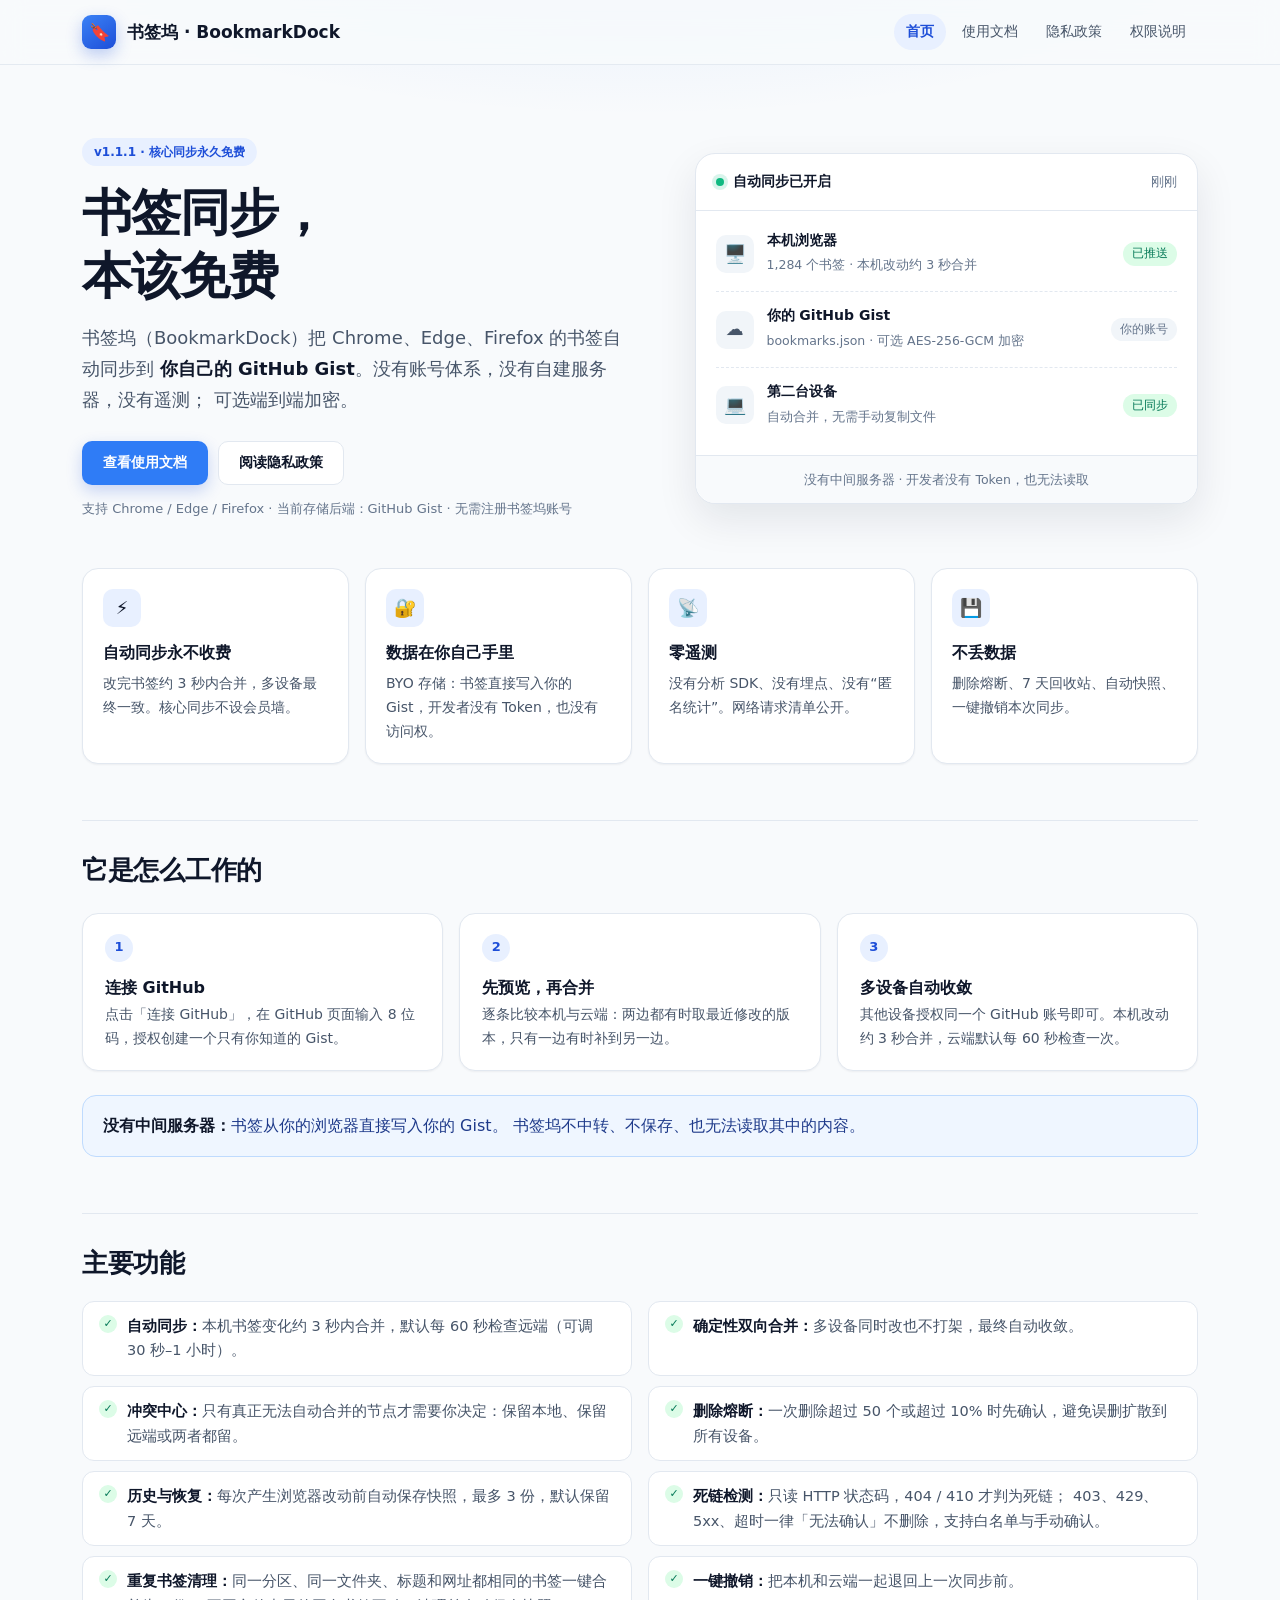
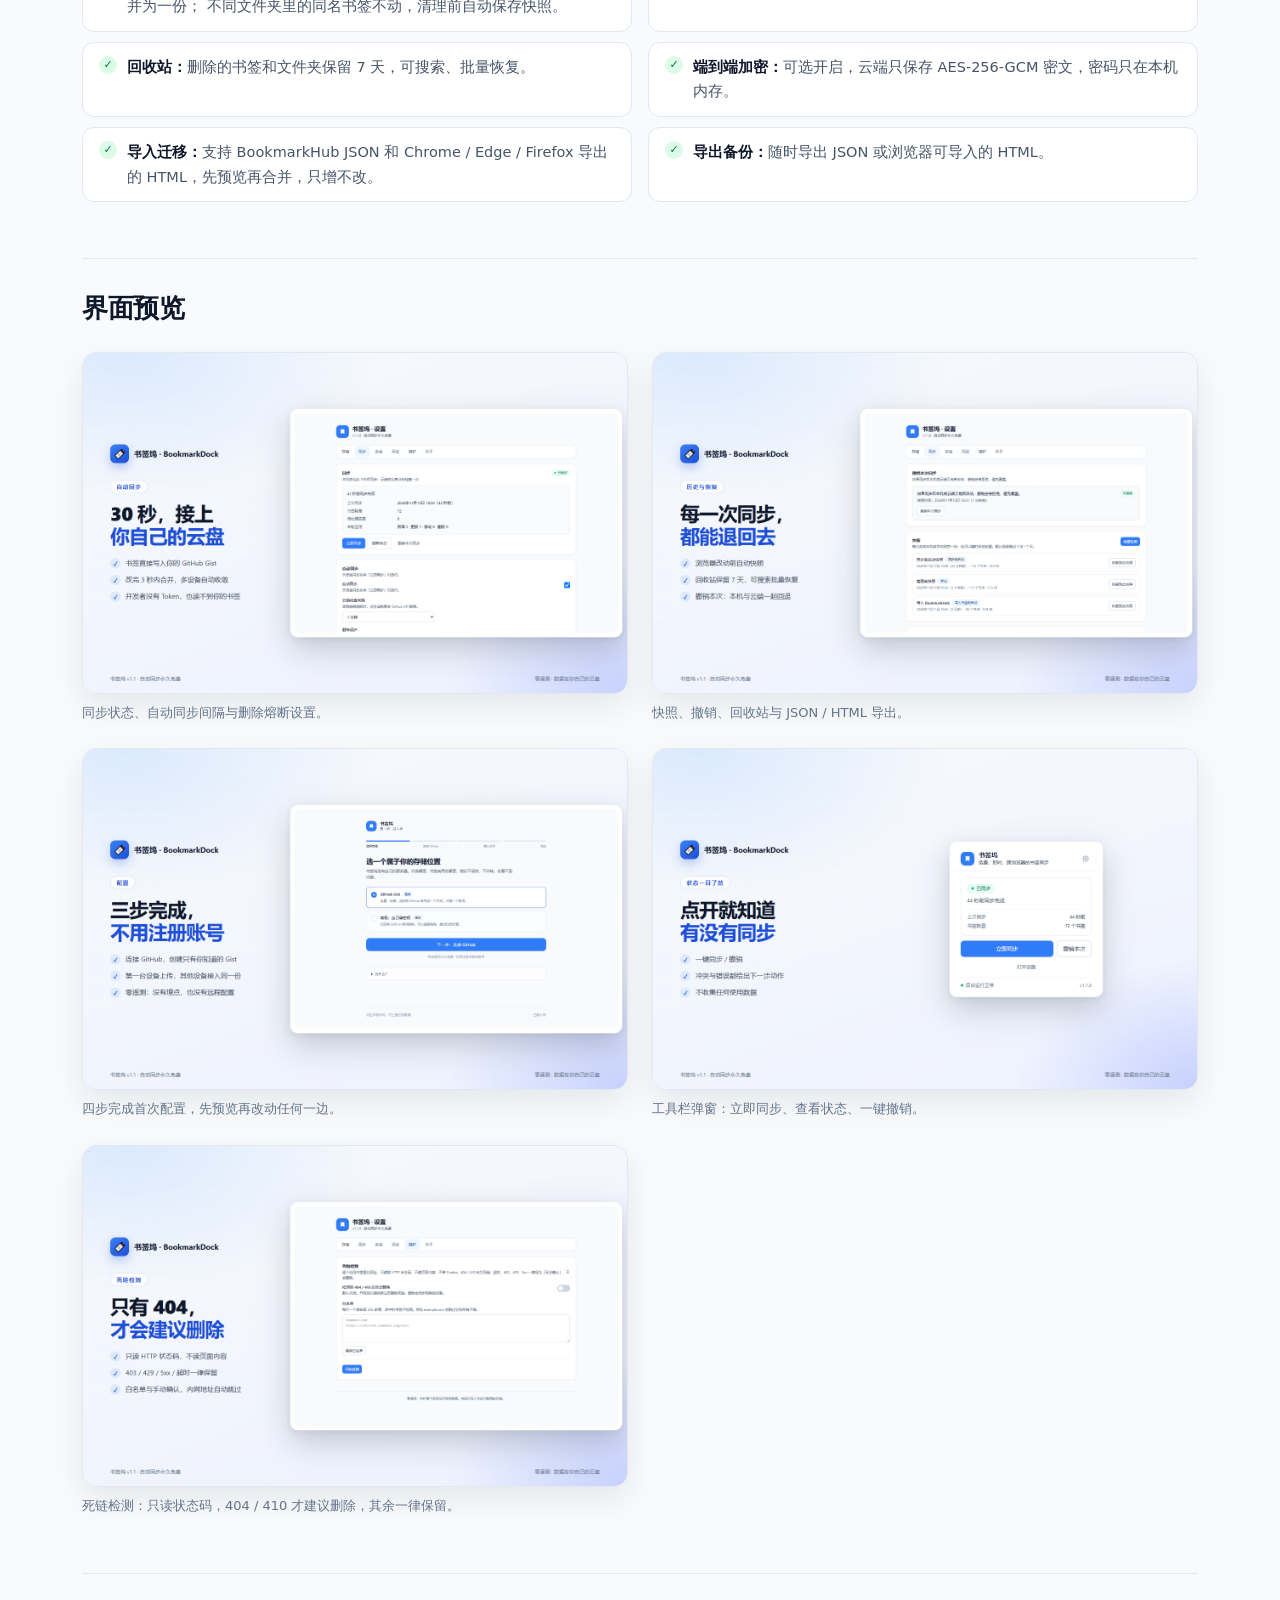
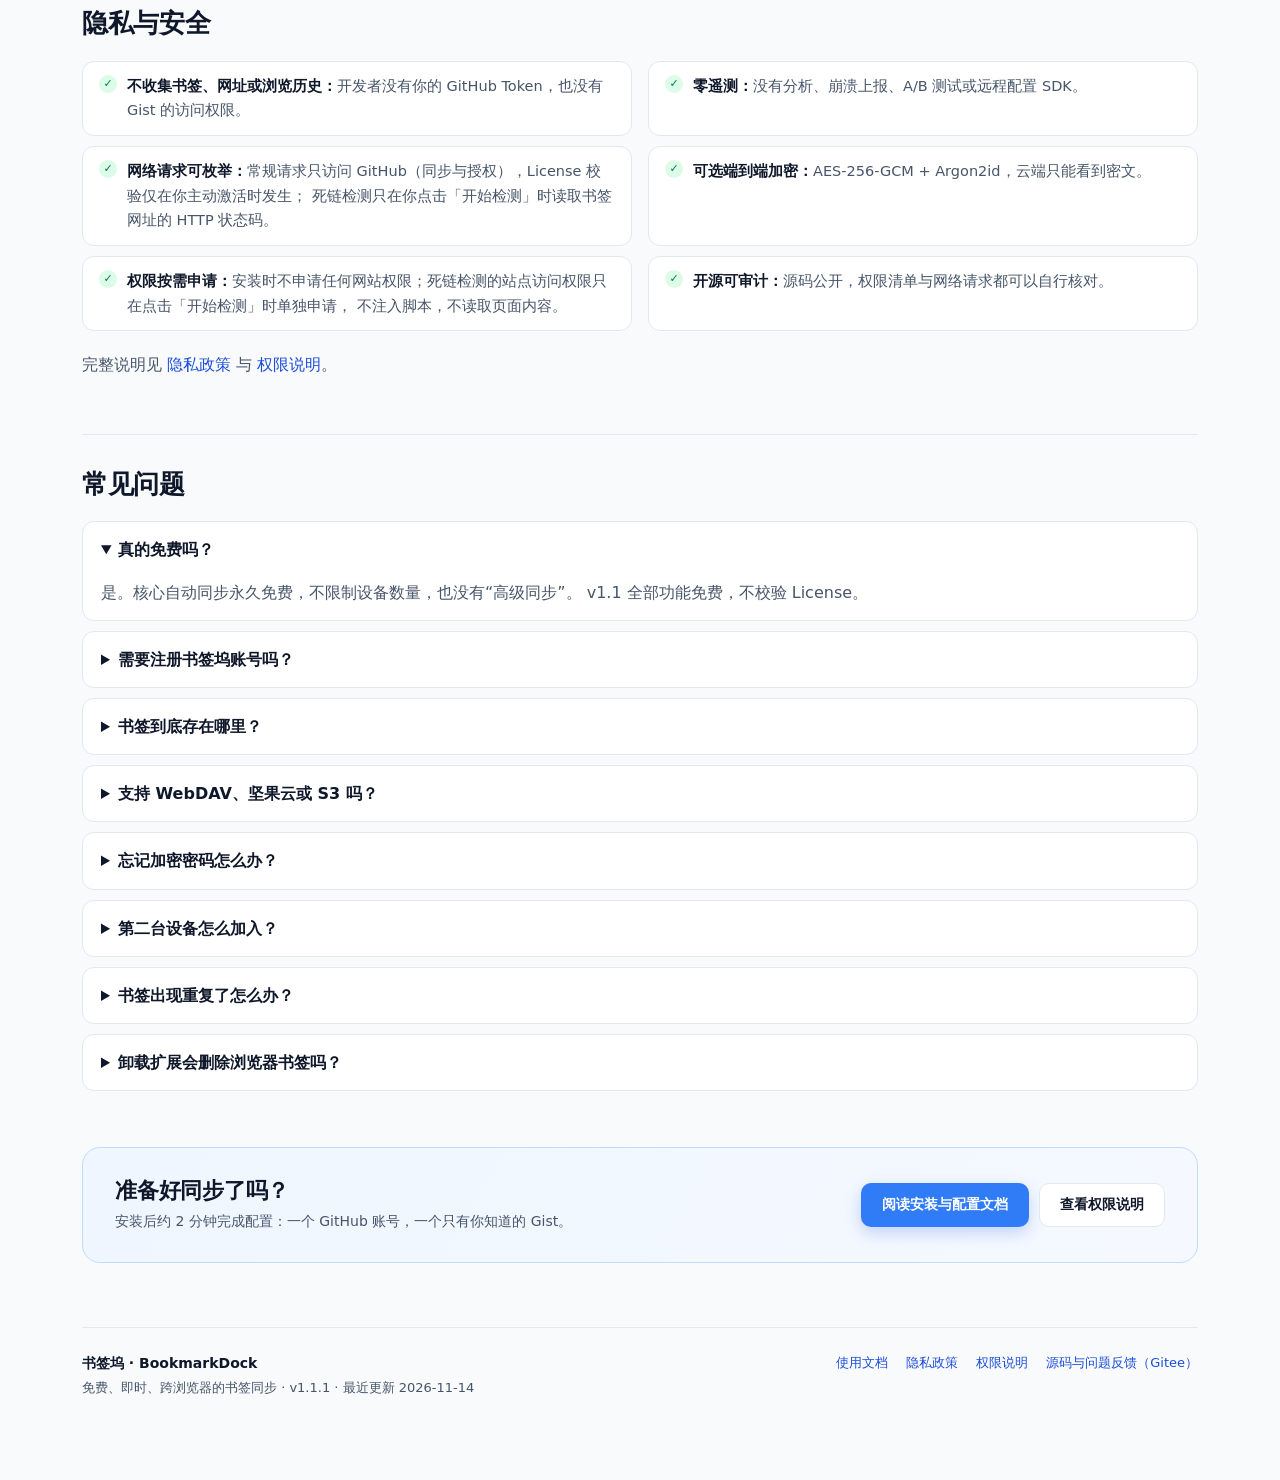
<file: index.html>
<!doctype html>
<html lang="zh-CN">
  <head>
    <meta charset="utf-8" />
    <meta name="viewport" content="width=device-width, initial-scale=1" />
    <title>书签坞 · BookmarkDock — 免费、即时、跨浏览器的书签同步</title>
    <meta
      name="description"
      content="书签坞把 Chrome / Edge / Firefox 的书签自动同步到你自己拥有的 GitHub Gist：核心同步永久免费、零遥测、可选端到端加密。"
    />
    <link rel="stylesheet" href="./style.css" />
    <link rel="icon" href="./icon-128.png" />
  </head>
  <body>
    <header class="site-head">
      <div class="head-inner">
        <a class="brand" href="./index.html">
          <span class="logo" aria-hidden="true">🔖</span>
          书签坞 · BookmarkDock
        </a>
        <nav class="nav" aria-label="站点导航">
          <a href="./index.html" aria-current="page">首页</a>
          <a href="./guide.html">使用文档</a>
          <a href="./privacy.html">隐私政策</a>
          <a href="./permissions.html">权限说明</a>
        </nav>
      </div>
    </header>

    <main class="wrap">
      <section class="hero">
        <div class="hero-copy">
          <span class="eyebrow">v1.1.1 · 核心同步永久免费</span>
          <h1>书签同步，<br />本该免费</h1>
          <p class="lead">
            书签坞（BookmarkDock）把 Chrome、Edge、Firefox 的书签自动同步到
            <strong>你自己的 GitHub Gist</strong>。没有账号体系，没有自建服务器，没有遥测；
            可选端到端加密。
          </p>
          <div class="actions">
            <a class="btn btn-primary" href="./guide.html">查看使用文档</a>
            <a class="btn btn-secondary" href="./privacy.html">阅读隐私政策</a>
          </div>
          <p class="meta">
            支持 Chrome / Edge / Firefox · 当前存储后端：GitHub Gist · 无需注册书签坞账号
          </p>
        </div>

        <div class="hero-visual">
          <div class="sync-card">
            <div class="sync-card-head">
              <span class="sync-dot" aria-hidden="true"></span>
              自动同步已开启
              <span class="sync-time">刚刚</span>
            </div>
            <ul class="sync-flow">
              <li>
                <span class="node-icon" aria-hidden="true">🖥️</span>
                <span class="node-text">
                  <strong>本机浏览器</strong>
                  <small>1,284 个书签 · 本机改动约 3 秒合并</small>
                </span>
                <span class="node-state ok">已推送</span>
              </li>
              <li>
                <span class="node-icon" aria-hidden="true">☁️</span>
                <span class="node-text">
                  <strong>你的 GitHub Gist</strong>
                  <small>bookmarks.json · 可选 AES-256-GCM 加密</small>
                </span>
                <span class="node-state">你的账号</span>
              </li>
              <li>
                <span class="node-icon" aria-hidden="true">💻</span>
                <span class="node-text">
                  <strong>第二台设备</strong>
                  <small>自动合并，无需手动复制文件</small>
                </span>
                <span class="node-state ok">已同步</span>
              </li>
            </ul>
            <p class="sync-foot">没有中间服务器 · 开发者没有 Token，也无法读取</p>
          </div>
        </div>
      </section>

      <div class="grid">
        <div class="tile">
          <span class="tile-icon" aria-hidden="true">⚡</span>
          <h3>自动同步永不收费</h3>
          <p>改完书签约 3 秒内合并，多设备最终一致。核心同步不设会员墙。</p>
        </div>
        <div class="tile">
          <span class="tile-icon" aria-hidden="true">🔐</span>
          <h3>数据在你自己手里</h3>
          <p>BYO 存储：书签直接写入你的 Gist，开发者没有 Token，也没有访问权。</p>
        </div>
        <div class="tile">
          <span class="tile-icon" aria-hidden="true">📡</span>
          <h3>零遥测</h3>
          <p>没有分析 SDK、没有埋点、没有“匿名统计”。网络请求清单公开。</p>
        </div>
        <div class="tile">
          <span class="tile-icon" aria-hidden="true">💾</span>
          <h3>不丢数据</h3>
          <p>删除熔断、7 天回收站、自动快照、一键撤销本次同步。</p>
        </div>
      </div>

      <h2>它是怎么工作的</h2>
      <ol class="steps">
        <li>
          <strong>连接 GitHub</strong>
          <p>点击「连接 GitHub」，在 GitHub 页面输入 8 位码，授权创建一个只有你知道的 Gist。</p>
        </li>
        <li>
          <strong>先预览，再合并</strong>
          <p>逐条比较本机与云端：两边都有时取最近修改的版本，只有一边有时补到另一边。</p>
        </li>
        <li>
          <strong>多设备自动收敛</strong>
          <p>其他设备授权同一个 GitHub 账号即可。本机改动约 3 秒合并，云端默认每 60 秒检查一次。</p>
        </li>
      </ol>

      <div class="callout">
        <p>
          <strong>没有中间服务器：</strong>书签从你的浏览器直接写入你的 Gist。
          书签坞不中转、不保存、也无法读取其中的内容。
        </p>
      </div>

      <h2>主要功能</h2>
      <ul class="features">
        <li>
          <strong>自动同步：</strong>本机书签变化约 3 秒内合并，默认每 60 秒检查远端（可调 30 秒–1
          小时）。
        </li>
        <li><strong>确定性双向合并：</strong>多设备同时改也不打架，最终自动收敛。</li>
        <li>
          <strong>冲突中心：</strong
          >只有真正无法自动合并的节点才需要你决定：保留本地、保留远端或两者都留。
        </li>
        <li>
          <strong>删除熔断：</strong>一次删除超过 50 个或超过 10% 时先确认，避免误删扩散到所有设备。
        </li>
        <li>
          <strong>历史与恢复：</strong>每次产生浏览器改动前自动保存快照，最多 3 份，默认保留 7 天。
        </li>
        <li>
          <strong>死链检测：</strong>只读 HTTP 状态码，404 / 410 才判为死链；
          403、429、5xx、超时一律「无法确认」不删除，支持白名单与手动确认。
        </li>
        <li>
          <strong>重复书签清理：</strong>同一分区、同一文件夹、标题和网址都相同的书签一键合并为一份；
          不同文件夹里的同名书签不动，清理前自动保存快照。
        </li>
        <li><strong>一键撤销：</strong>把本机和云端一起退回上一次同步前。</li>
        <li><strong>回收站：</strong>删除的书签和文件夹保留 7 天，可搜索、批量恢复。</li>
        <li>
          <strong>端到端加密：</strong>可选开启，云端只保存 AES-256-GCM 密文，密码只在本机内存。
        </li>
        <li>
          <strong>导入迁移：</strong>支持 BookmarkHub JSON 和 Chrome / Edge / Firefox 导出的
          HTML，先预览再合并，只增不改。
        </li>
        <li><strong>导出备份：</strong>随时导出 JSON 或浏览器可导入的 HTML。</li>
      </ul>

      <h2>界面预览</h2>
      <div class="shots">
        <figure class="shot">
          <img
            src="./screenshots/01-sync.png"
            alt="书签坞设置页：同步状态、自动同步和删除保护"
            loading="lazy"
          />
          <figcaption>同步状态、自动同步间隔与删除熔断设置。</figcaption>
        </figure>
        <figure class="shot">
          <img
            src="./screenshots/02-history.png"
            alt="书签坞历史页：快照、回收站与导出"
            loading="lazy"
          />
          <figcaption>快照、撤销、回收站与 JSON / HTML 导出。</figcaption>
        </figure>
        <figure class="shot">
          <img src="./screenshots/04-onboarding.png" alt="书签坞首次配置向导" loading="lazy" />
          <figcaption>四步完成首次配置，先预览再改动任何一边。</figcaption>
        </figure>
        <figure class="shot">
          <img src="./screenshots/05-popup.png" alt="书签坞工具栏弹窗" loading="lazy" />
          <figcaption>工具栏弹窗：立即同步、查看状态、一键撤销。</figcaption>
        </figure>
        <figure class="shot">
          <img
            src="./screenshots/06-maintenance.png"
            alt="书签坞维护页：死链检测、白名单与自动删除开关"
            loading="lazy"
          />
          <figcaption>死链检测：只读状态码，404 / 410 才建议删除，其余一律保留。</figcaption>
        </figure>
      </div>

      <h2>隐私与安全</h2>
      <ul class="features">
        <li>
          <strong>不收集书签、网址或浏览历史：</strong>开发者没有你的 GitHub Token，也没有 Gist
          的访问权限。
        </li>
        <li><strong>零遥测：</strong>没有分析、崩溃上报、A/B 测试或远程配置 SDK。</li>
        <li>
          <strong>网络请求可枚举：</strong>常规请求只访问 GitHub（同步与授权），License 校验仅在你主动激活时发生；
          死链检测只在你点击「开始检测」时读取书签网址的 HTTP 状态码。
        </li>
        <li><strong>可选端到端加密：</strong>AES-256-GCM + Argon2id，云端只能看到密文。</li>
        <li>
          <strong>权限按需申请：</strong>安装时不申请任何网站权限；死链检测的站点访问权限只在点击「开始检测」时单独申请，
          不注入脚本，不读取页面内容。
        </li>
        <li><strong>开源可审计：</strong>源码公开，权限清单与网络请求都可以自行核对。</li>
      </ul>
      <p>
        完整说明见 <a href="./privacy.html">隐私政策</a> 与
        <a href="./permissions.html">权限说明</a>。
      </p>

      <h2>常见问题</h2>
      <div class="faq">
        <details open>
          <summary>真的免费吗？</summary>
          <p>
            是。核心自动同步永久免费，不限制设备数量，也没有“高级同步”。 v1.1 全部功能免费，不校验
            License。
          </p>
        </details>
        <details>
          <summary>需要注册书签坞账号吗？</summary>
          <p>不需要。你只需要一个 GitHub 账号，用来存放自己的 Gist。</p>
        </details>
        <details>
          <summary>书签到底存在哪里？</summary>
          <p>
            存在你 GitHub 账号下的一个 Gist 文件里。默认创建 secret gist； 开发者没有你的
            Token，也没有该 Gist 的访问权。
          </p>
        </details>
        <details>
          <summary>支持 WebDAV、坚果云或 S3 吗？</summary>
          <p>v1.1 仅支持 GitHub Gist。后续版本会评估更多 BYO 存储，但当前版本没有这些入口。</p>
        </details>
        <details>
          <summary>忘记加密密码怎么办？</summary>
          <p>
            无法找回。密码只存在于本机内存，开发者也没有后门。
            如果还有一台设备保留着明文同步状态，可以在那台设备重新同步； 否则云端密文无法解密。
          </p>
        </details>
        <details>
          <summary>第二台设备怎么加入？</summary>
          <p>
            安装扩展，连接同一个 GitHub 账号，确认预览结果后合并即可。 不需要手动复制文件或 Token。
          </p>
        </details>
        <details>
          <summary>书签出现重复了怎么办？</summary>
          <p>
            如果是升级前产生的重复，打开 设置 → 维护 → 重复书签，先扫描再清理即可；清理前会自动
            保存快照。同时建议只保留一种同步方式——浏览器自带的书签同步与书签坞同时开启时，
            会不断把同一份书签重新变回新节点。
          </p>
        </details>
        <details>
          <summary>卸载扩展会删除浏览器书签吗？</summary>
          <p>不会。卸载只会清除扩展自己的本地状态；浏览器书签和远端 Gist 都不受影响。</p>
        </details>
      </div>

      <section class="cta">
        <div>
          <h2>准备好同步了吗？</h2>
          <p>安装后约 2 分钟完成配置：一个 GitHub 账号，一个只有你知道的 Gist。</p>
        </div>
        <div class="actions">
          <a class="btn btn-primary" href="./guide.html">阅读安装与配置文档</a>
          <a class="btn btn-secondary" href="./permissions.html">查看权限说明</a>
        </div>
      </section>

      <footer class="site-foot">
        <div>
          <strong>书签坞 · BookmarkDock</strong>
          <p>免费、即时、跨浏览器的书签同步 · v1.1.1 · 最近更新 2026-11-14</p>
        </div>
        <nav aria-label="页脚导航">
          <a href="./guide.html">使用文档</a>
          <a href="./privacy.html">隐私政策</a>
          <a href="./permissions.html">权限说明</a>
          <a href="https://gitee.com/sunnice/book-mark-sync">源码与问题反馈（Gitee）</a>
        </nav>
      </footer>
    </main>
  </body>
</html>
</file>
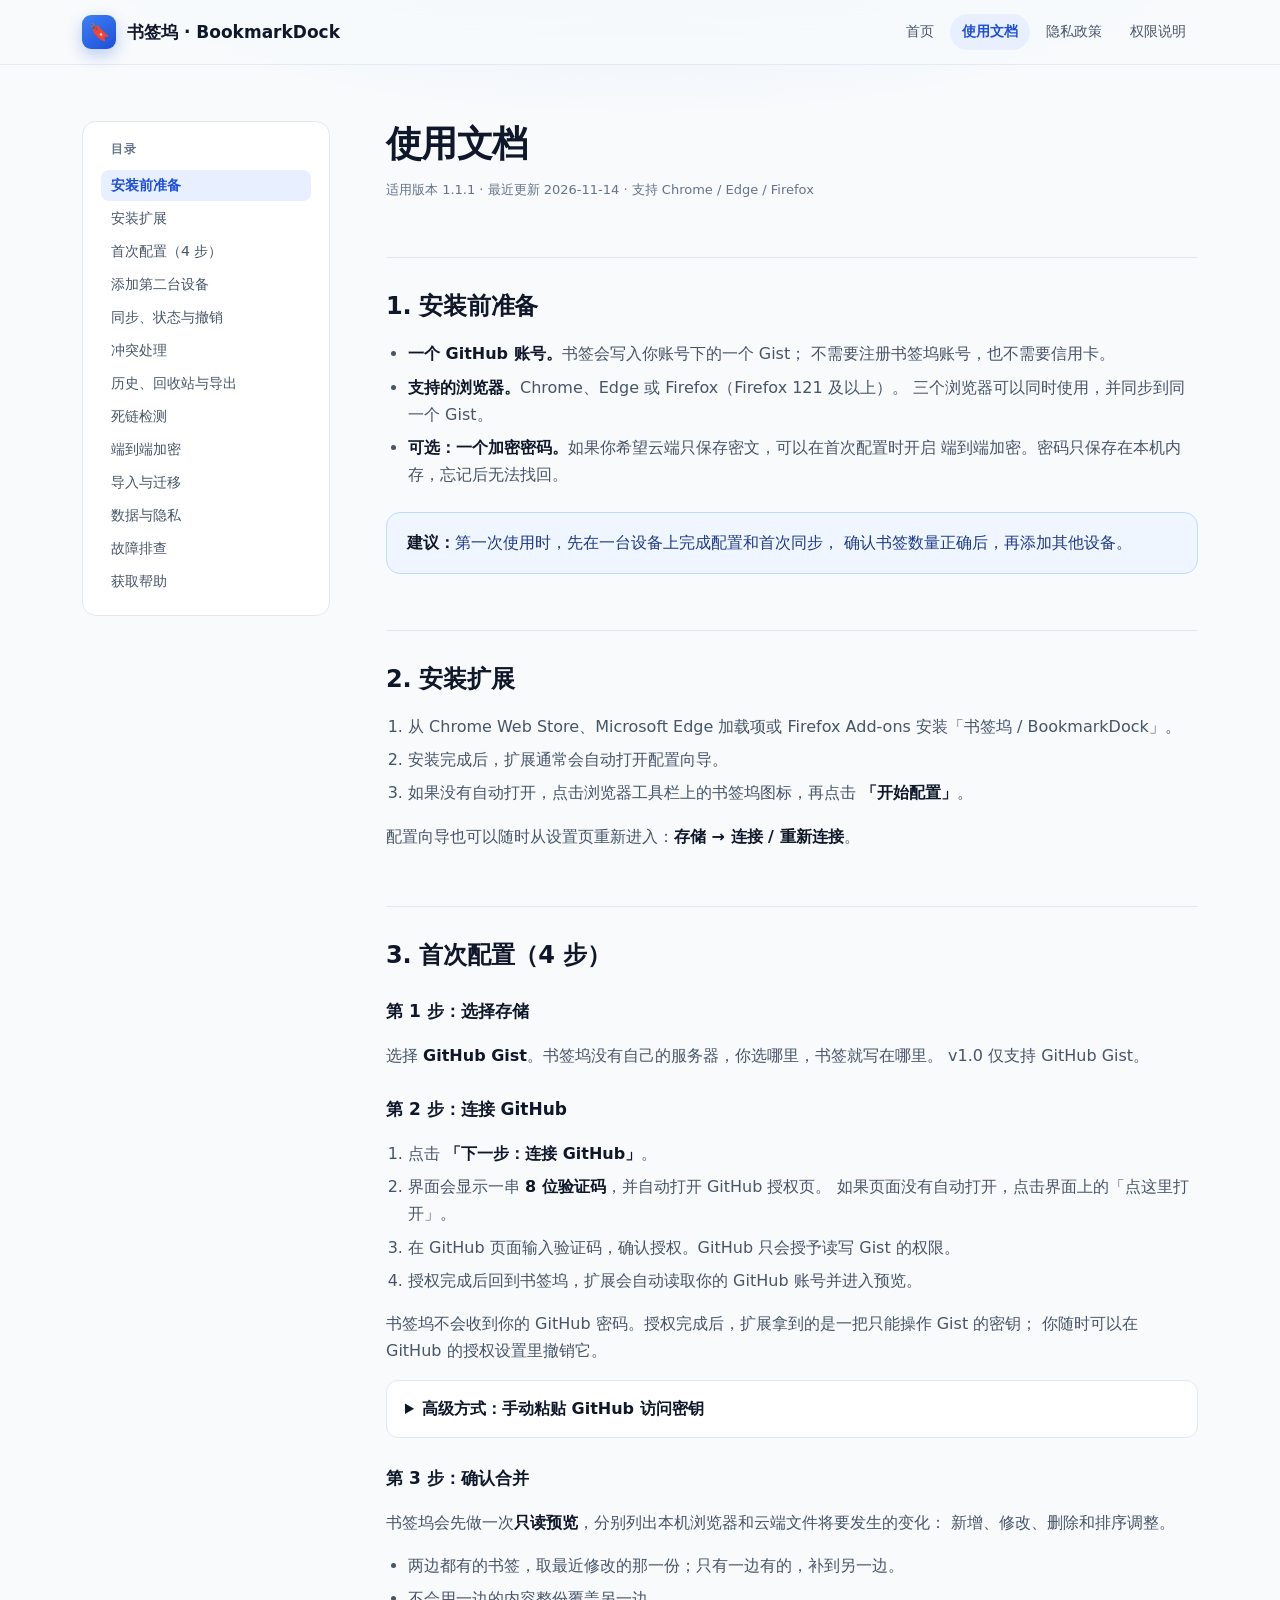
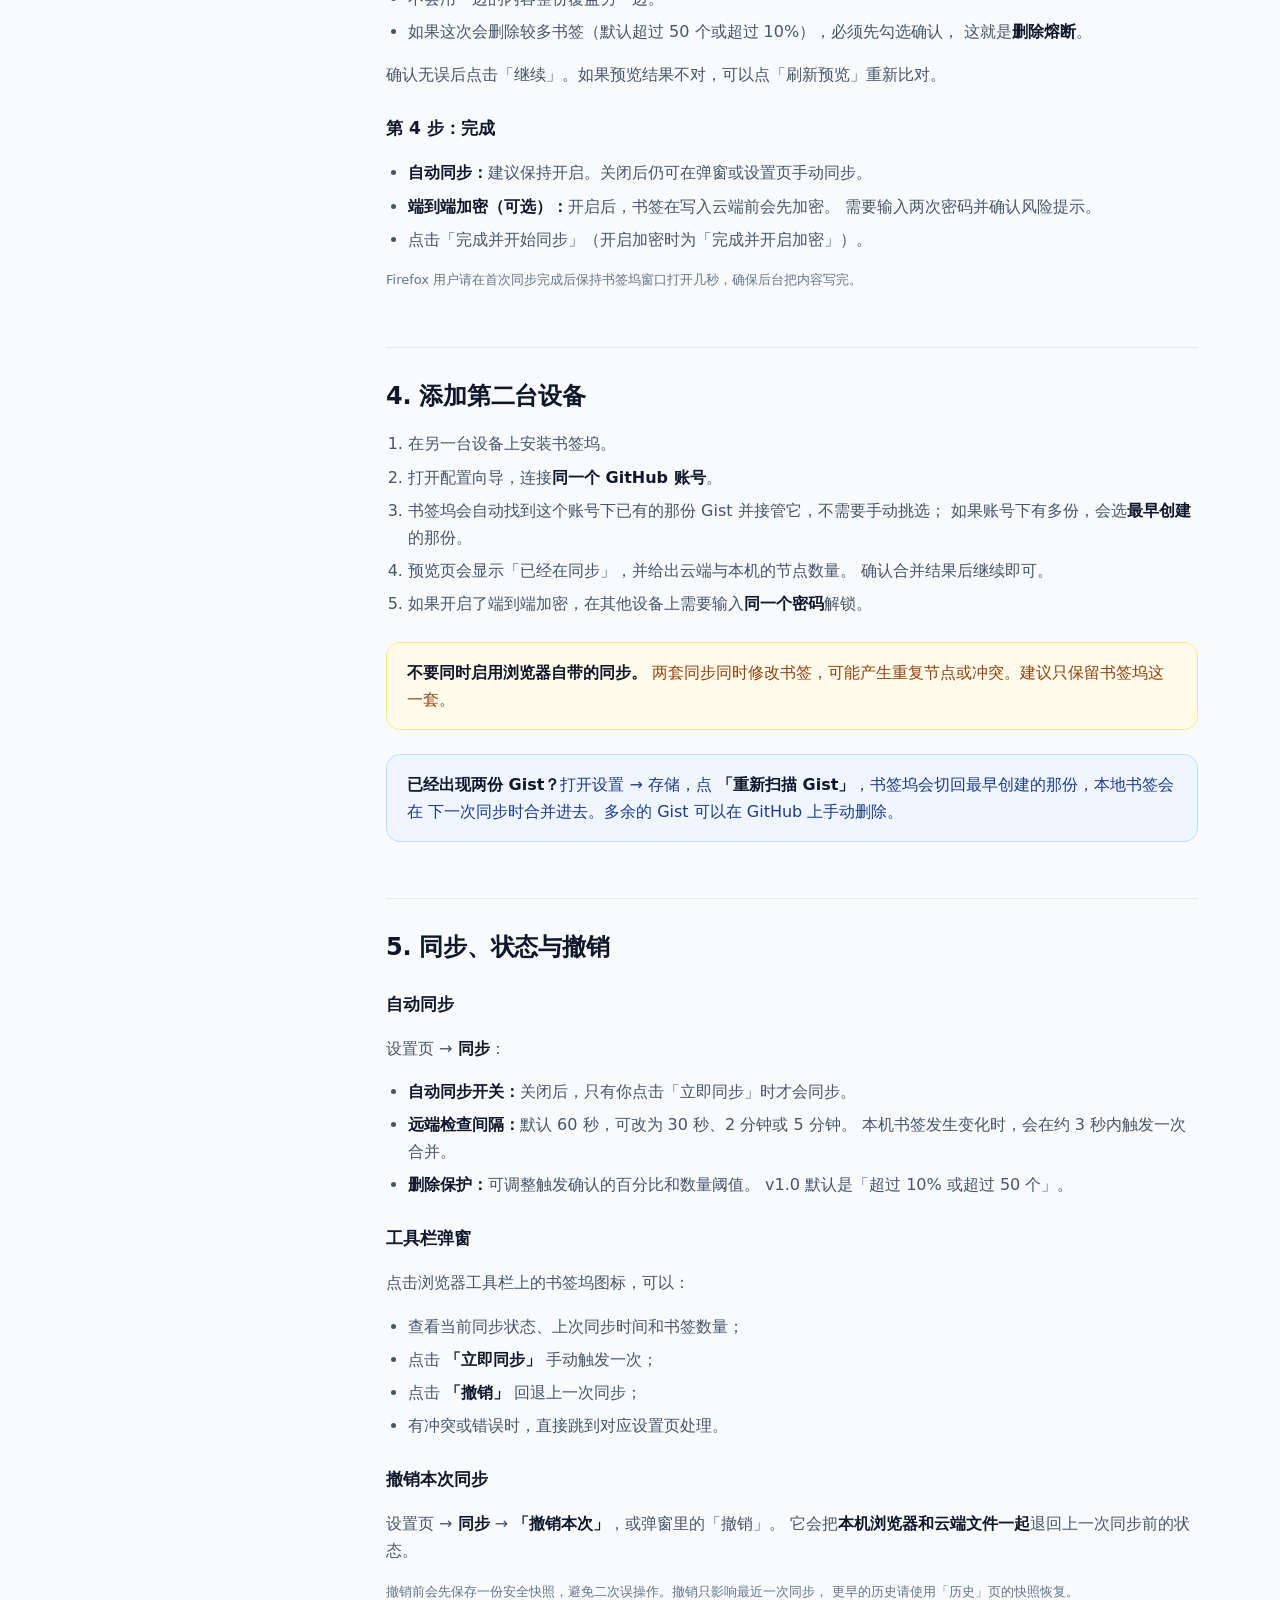
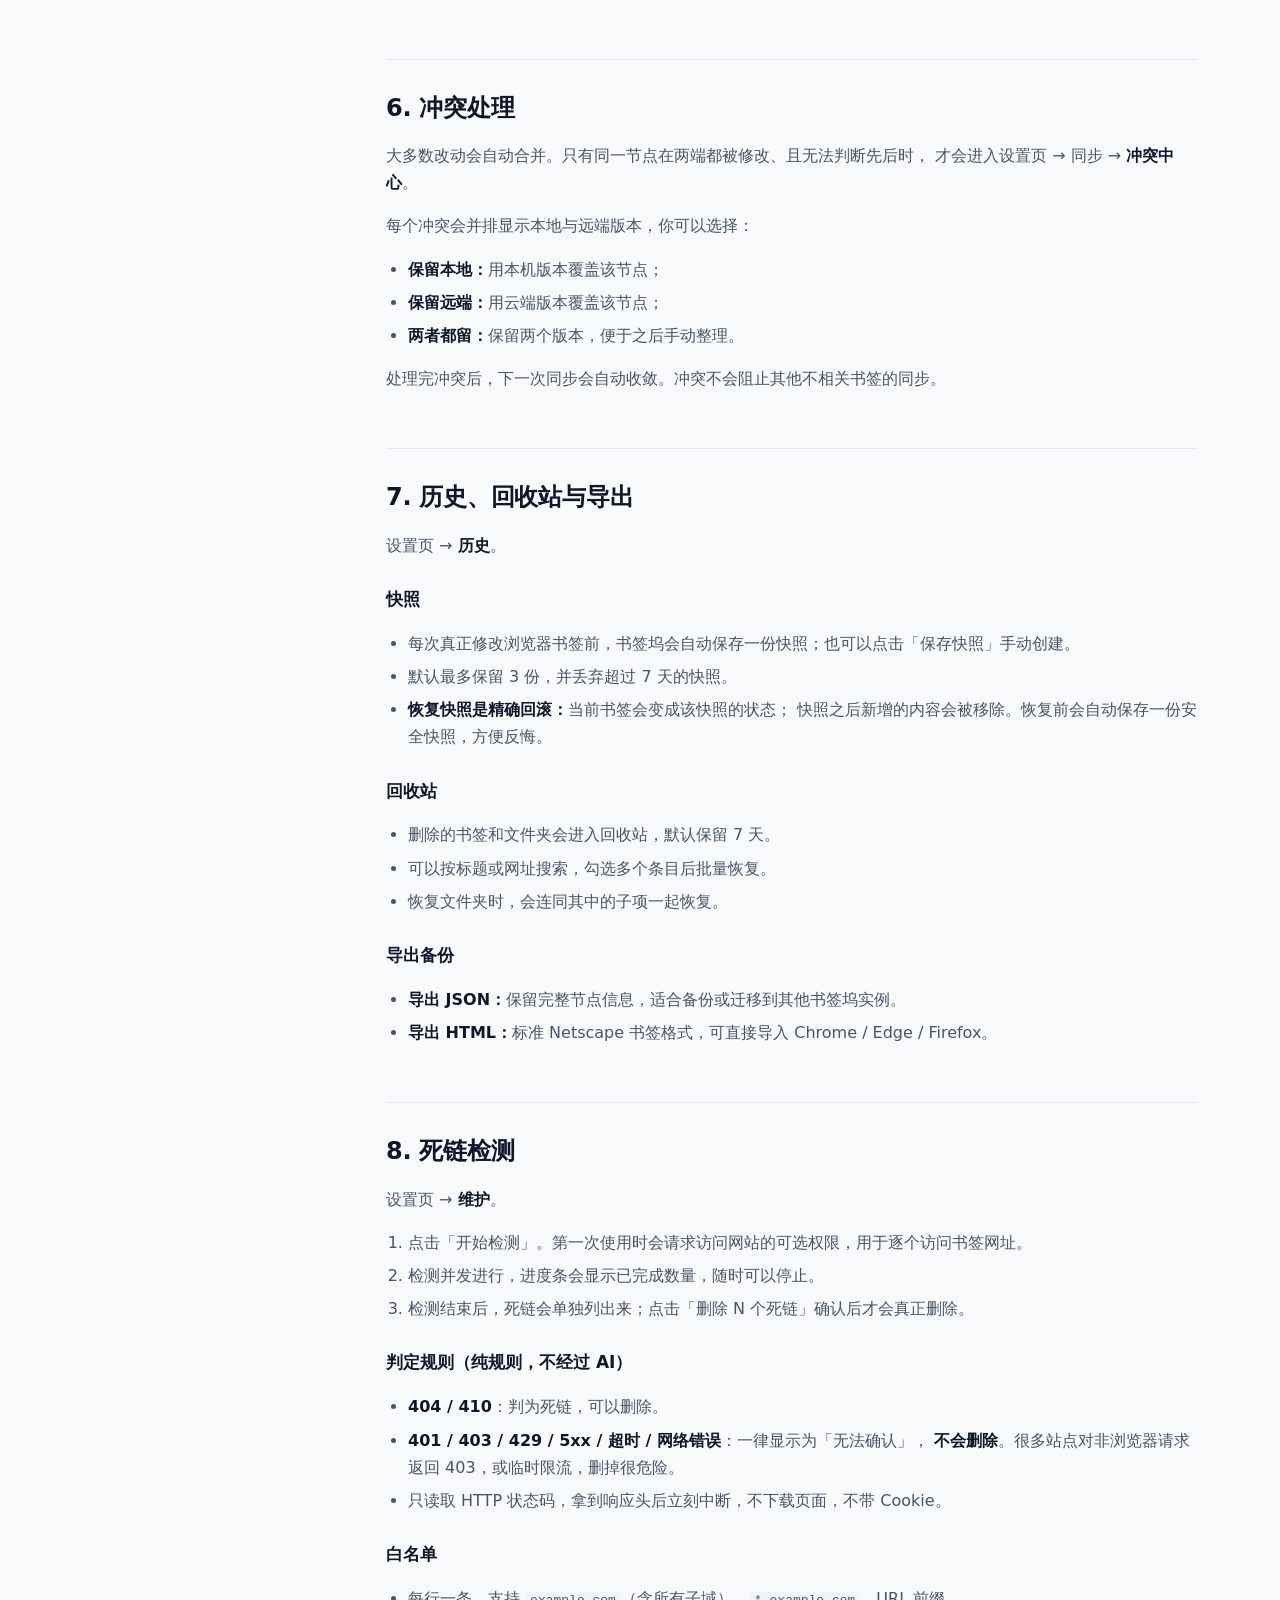
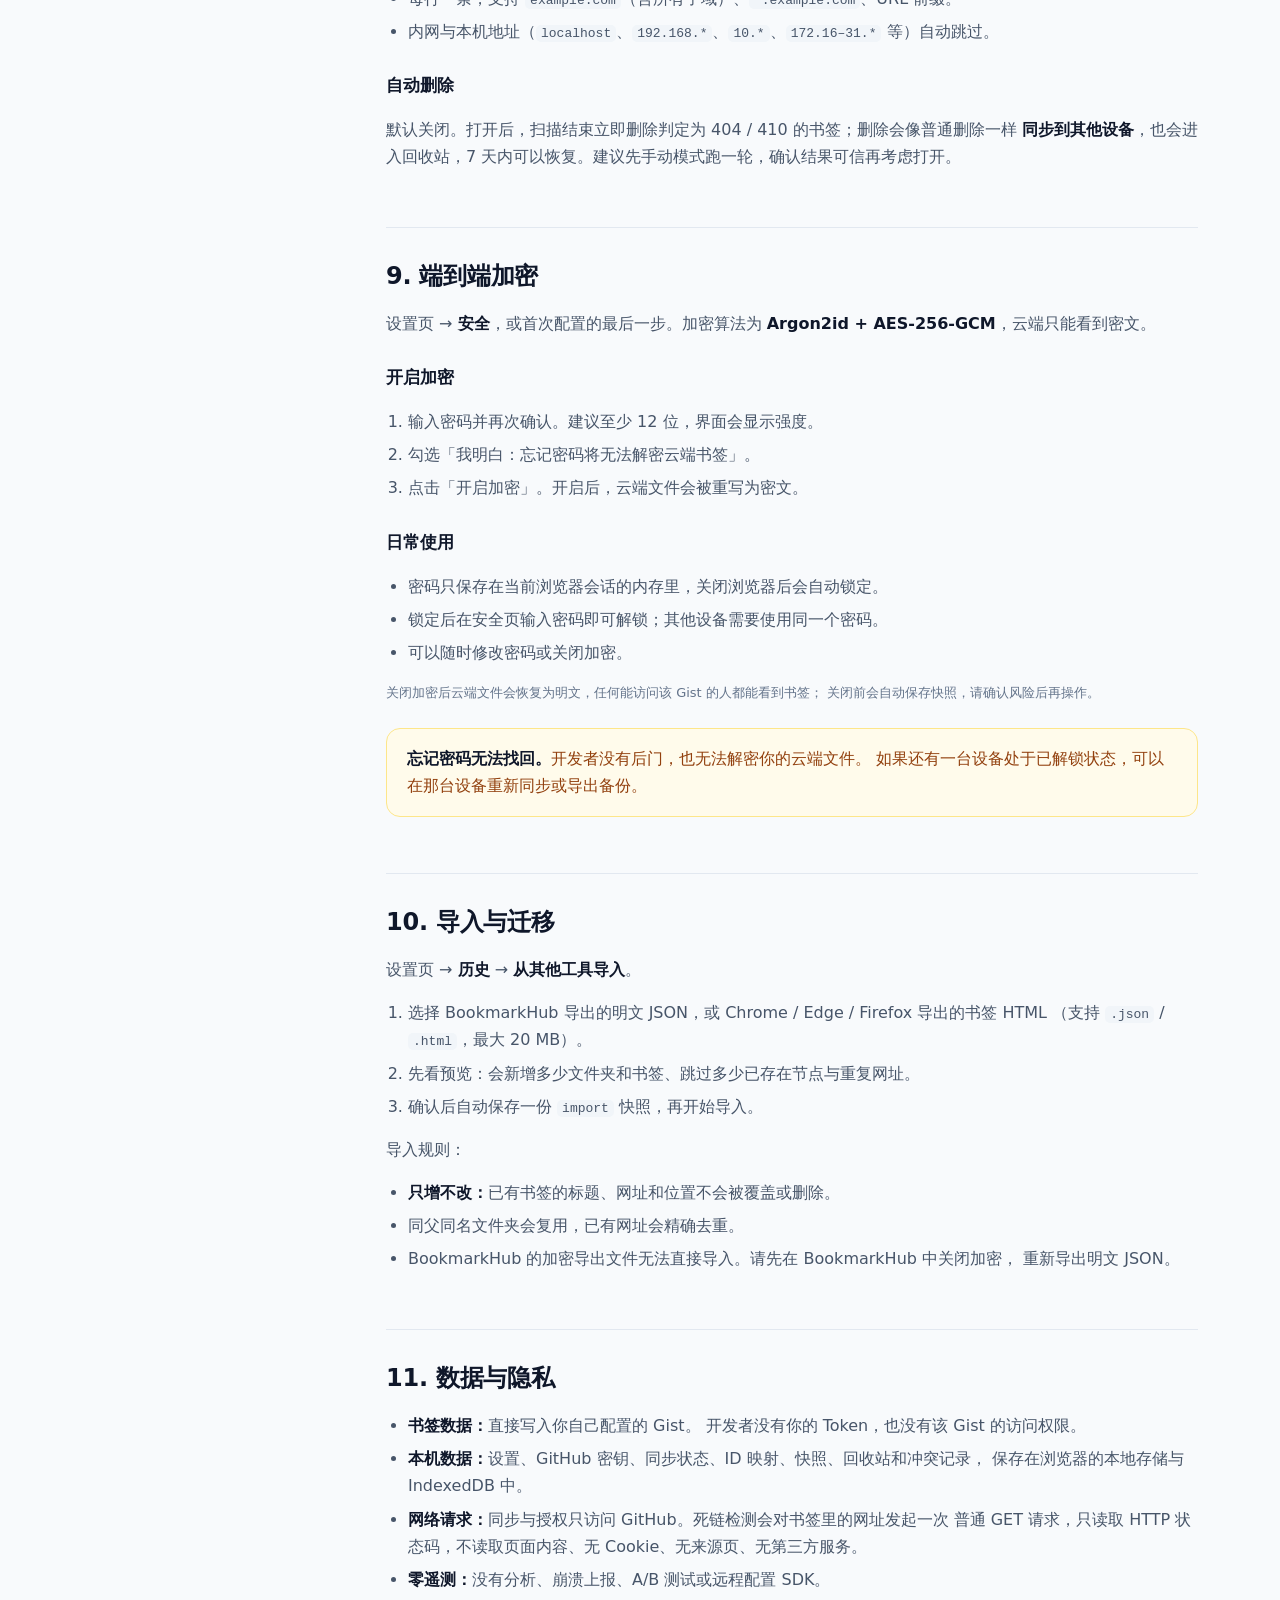
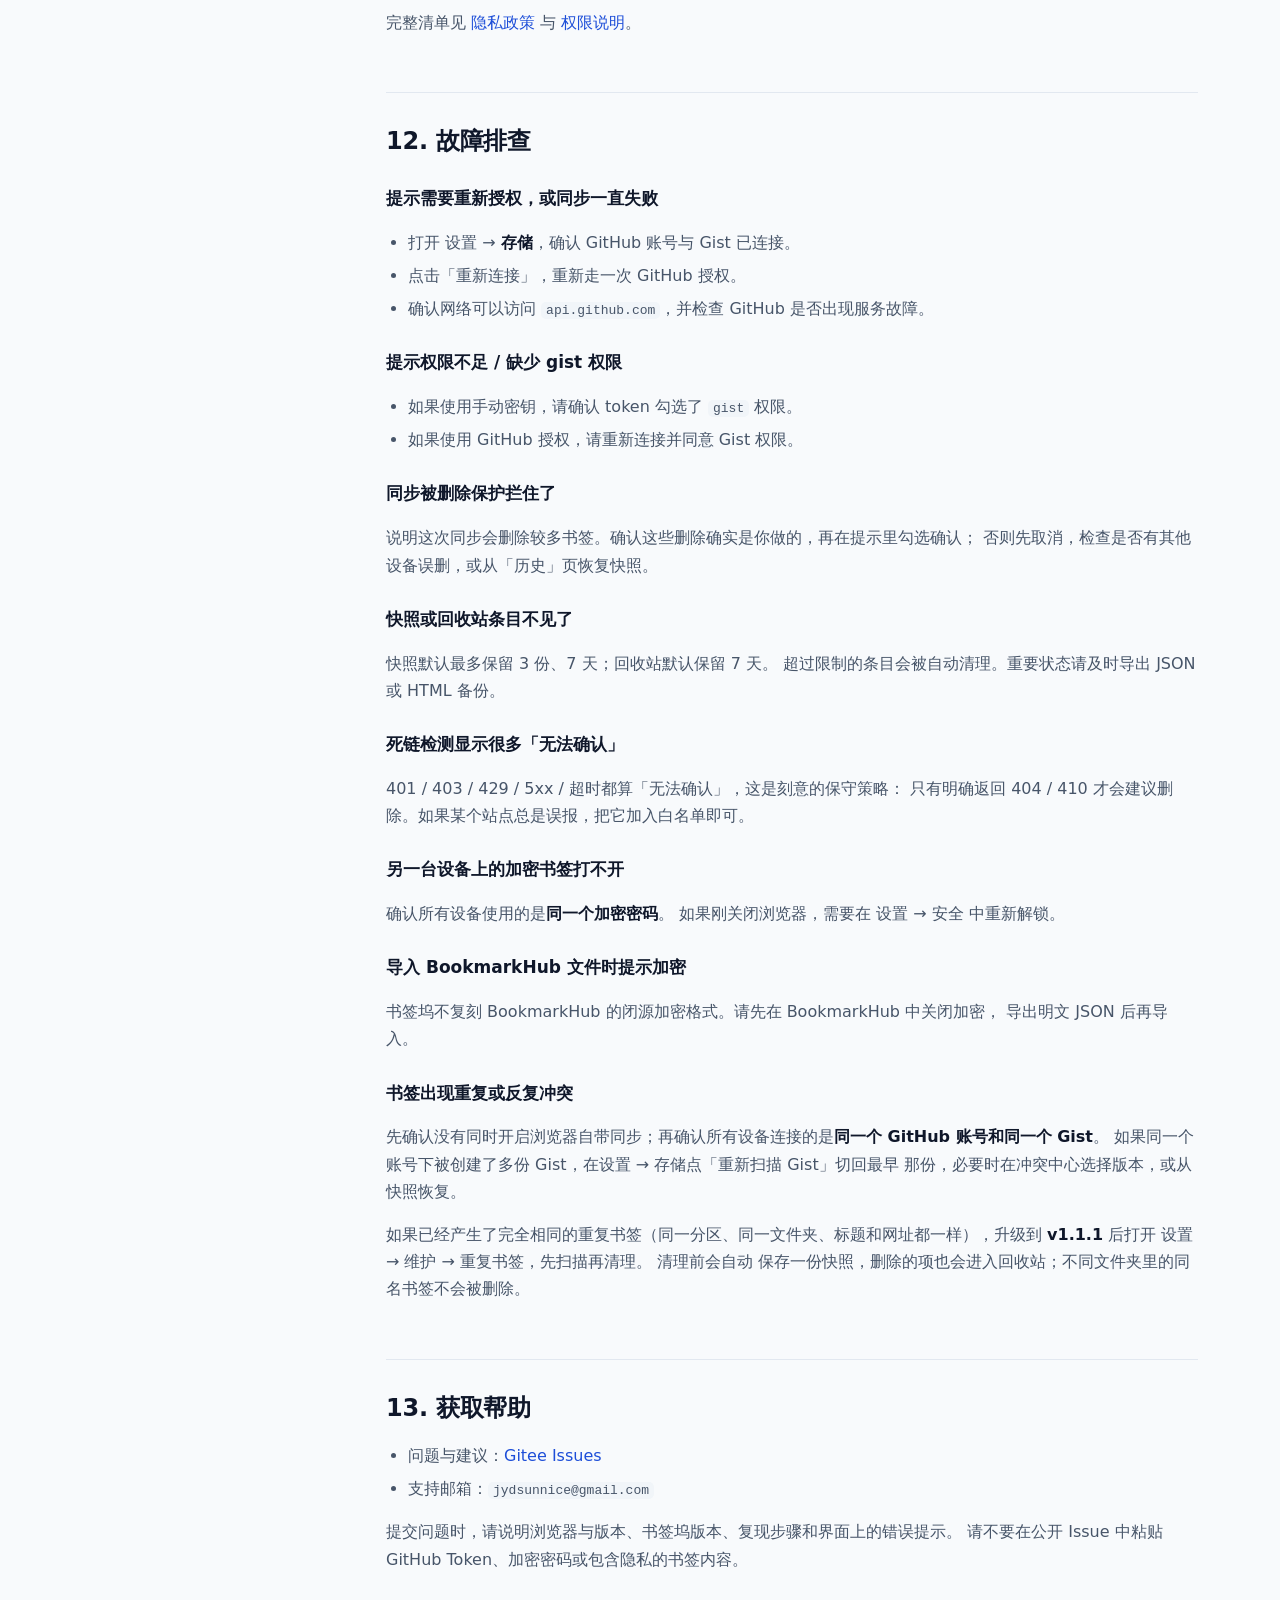
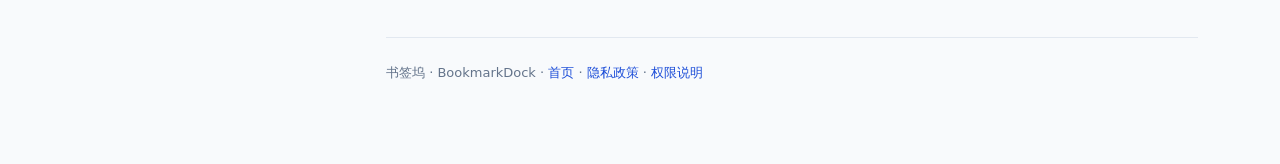
<file: guide.html>
<!doctype html>
<html lang="zh-CN">
  <head>
    <meta charset="utf-8" />
    <meta name="viewport" content="width=device-width, initial-scale=1" />
    <title>使用文档 · 书签坞 BookmarkDock</title>
    <meta
      name="description"
      content="书签坞完整使用文档：安装、连接 GitHub、首次同步、多设备、自动同步、冲突处理、历史与回收站、死链检测、端到端加密、导入导出与故障排查。"
    />
    <link rel="stylesheet" href="./style.css" />
    <link rel="icon" href="./icon-128.png" />
  </head>
  <body>
    <header class="site-head">
      <div class="head-inner">
        <a class="brand" href="./index.html">
          <span class="logo" aria-hidden="true">🔖</span>
          书签坞 · BookmarkDock
        </a>
        <nav class="nav" aria-label="站点导航">
          <a href="./index.html">首页</a>
          <a href="./guide.html" aria-current="page">使用文档</a>
          <a href="./privacy.html">隐私政策</a>
          <a href="./permissions.html">权限说明</a>
        </nav>
      </div>
    </header>

    <main class="wrap">
      <div class="doc">
        <aside class="doc-aside">
          <nav class="toc" aria-label="目录">
            <strong>目录</strong>
            <ol>
              <li><a href="#prepare">安装前准备</a></li>
              <li><a href="#install">安装扩展</a></li>
              <li><a href="#setup">首次配置（4 步）</a></li>
              <li><a href="#second-device">添加第二台设备</a></li>
              <li><a href="#sync">同步、状态与撤销</a></li>
              <li><a href="#conflict">冲突处理</a></li>
              <li><a href="#history">历史、回收站与导出</a></li>
              <li><a href="#maintenance">死链检测</a></li>
              <li><a href="#encryption">端到端加密</a></li>
              <li><a href="#import">导入与迁移</a></li>
              <li><a href="#privacy">数据与隐私</a></li>
              <li><a href="#troubleshooting">故障排查</a></li>
              <li><a href="#help">获取帮助</a></li>
            </ol>
          </nav>
        </aside>

        <article class="doc-body">
          <h1>使用文档</h1>
          <p class="meta">适用版本 1.1.1 · 最近更新 2026-11-14 · 支持 Chrome / Edge / Firefox</p>

          <h2 id="prepare">1. 安装前准备</h2>
          <ul>
            <li>
              <strong>一个 GitHub 账号。</strong>书签会写入你账号下的一个 Gist；
              不需要注册书签坞账号，也不需要信用卡。
            </li>
            <li>
              <strong>支持的浏览器。</strong>Chrome、Edge 或 Firefox（Firefox 121 及以上）。
              三个浏览器可以同时使用，并同步到同一个 Gist。
            </li>
            <li>
              <strong>可选：一个加密密码。</strong>如果你希望云端只保存密文，可以在首次配置时开启
              端到端加密。密码只保存在本机内存，忘记后无法找回。
            </li>
          </ul>
          <div class="callout">
            <p>
              <strong>建议：</strong>第一次使用时，先在一台设备上完成配置和首次同步，
              确认书签数量正确后，再添加其他设备。
            </p>
          </div>

          <h2 id="install">2. 安装扩展</h2>
          <ol>
            <li>
              从 Chrome Web Store、Microsoft Edge 加载项或 Firefox Add-ons 安装「书签坞 /
              BookmarkDock」。
            </li>
            <li>安装完成后，扩展通常会自动打开配置向导。</li>
            <li>
              如果没有自动打开，点击浏览器工具栏上的书签坞图标，再点击
              <strong>「开始配置」</strong>。
            </li>
          </ol>
          <p>配置向导也可以随时从设置页重新进入：<strong>存储 → 连接 / 重新连接</strong>。</p>

          <h2 id="setup">3. 首次配置（4 步）</h2>

          <h3>第 1 步：选择存储</h3>
          <p>
            选择 <strong>GitHub Gist</strong>。书签坞没有自己的服务器，你选哪里，书签就写在哪里。
            v1.0 仅支持 GitHub Gist。
          </p>

          <h3>第 2 步：连接 GitHub</h3>
          <ol>
            <li>点击 <strong>「下一步：连接 GitHub」</strong>。</li>
            <li>
              界面会显示一串 <strong>8 位验证码</strong>，并自动打开 GitHub 授权页。
              如果页面没有自动打开，点击界面上的「点这里打开」。
            </li>
            <li>在 GitHub 页面输入验证码，确认授权。GitHub 只会授予读写 Gist 的权限。</li>
            <li>授权完成后回到书签坞，扩展会自动读取你的 GitHub 账号并进入预览。</li>
          </ol>
          <p>
            书签坞不会收到你的 GitHub 密码。授权完成后，扩展拿到的是一把只能操作 Gist 的密钥；
            你随时可以在 GitHub 的授权设置里撤销它。
          </p>

          <details>
            <summary>高级方式：手动粘贴 GitHub 访问密钥</summary>
            <ol>
              <li>
                打开 GitHub →
                <strong
                  >Settings → Developer settings → Personal access tokens → Tokens (classic)</strong
                >。
              </li>
              <li>
                点击 <strong>Generate new token (classic)</strong>，只勾选 <code>gist</code> 权限。
              </li>
              <li>生成后复制密钥（只显示一次），回到书签坞粘贴并点击「连接 GitHub」。</li>
            </ol>
            <p class="note">
              密钥只保存在本机，仅用于读写你的 Gist。不要把它粘贴到聊天、截图或任何第三方网站。
            </p>
          </details>

          <h3>第 3 步：确认合并</h3>
          <p>
            书签坞会先做一次<strong>只读预览</strong>，分别列出本机浏览器和云端文件将要发生的变化：
            新增、修改、删除和排序调整。
          </p>
          <ul>
            <li>两边都有的书签，取最近修改的那一份；只有一边有的，补到另一边。</li>
            <li>不会用一边的内容整份覆盖另一边。</li>
            <li>
              如果这次会删除较多书签（默认超过 50 个或超过 10%），必须先勾选确认，
              这就是<strong>删除熔断</strong>。
            </li>
          </ul>
          <p>确认无误后点击「继续」。如果预览结果不对，可以点「刷新预览」重新比对。</p>

          <h3>第 4 步：完成</h3>
          <ul>
            <li><strong>自动同步：</strong>建议保持开启。关闭后仍可在弹窗或设置页手动同步。</li>
            <li>
              <strong>端到端加密（可选）：</strong>开启后，书签在写入云端前会先加密。
              需要输入两次密码并确认风险提示。
            </li>
            <li>点击「完成并开始同步」（开启加密时为「完成并开启加密」）。</li>
          </ul>
          <p class="note">
            Firefox 用户请在首次同步完成后保持书签坞窗口打开几秒，确保后台把内容写完。
          </p>

          <h2 id="second-device">4. 添加第二台设备</h2>
          <ol>
            <li>在另一台设备上安装书签坞。</li>
            <li>打开配置向导，连接<strong>同一个 GitHub 账号</strong>。</li>
            <li>
              书签坞会自动找到这个账号下已有的那份 Gist 并接管它，不需要手动挑选；
              如果账号下有多份，会选<strong>最早创建</strong>的那份。
            </li>
            <li>
              预览页会显示「已经在同步」，并给出云端与本机的节点数量。 确认合并结果后继续即可。
            </li>
            <li>如果开启了端到端加密，在其他设备上需要输入<strong>同一个密码</strong>解锁。</li>
          </ol>
          <div class="callout warn">
            <p>
              <strong>不要同时启用浏览器自带的同步。</strong>
              两套同步同时修改书签，可能产生重复节点或冲突。建议只保留书签坞这一套。
            </p>
          </div>
          <div class="callout">
            <p>
              <strong>已经出现两份 Gist？</strong>打开设置 → 存储，点
              <strong>「重新扫描 Gist」</strong>，书签坞会切回最早创建的那份，本地书签会在
              下一次同步时合并进去。多余的 Gist 可以在 GitHub 上手动删除。
            </p>
          </div>

          <h2 id="sync">5. 同步、状态与撤销</h2>

          <h3>自动同步</h3>
          <p>设置页 → <strong>同步</strong>：</p>
          <ul>
            <li><strong>自动同步开关：</strong>关闭后，只有你点击「立即同步」时才会同步。</li>
            <li>
              <strong>远端检查间隔：</strong>默认 60 秒，可改为 30 秒、2 分钟或 5 分钟。
              本机书签发生变化时，会在约 3 秒内触发一次合并。
            </li>
            <li>
              <strong>删除保护：</strong>可调整触发确认的百分比和数量阈值。 v1.0 默认是「超过 10%
              或超过 50 个」。
            </li>
          </ul>

          <h3>工具栏弹窗</h3>
          <p>点击浏览器工具栏上的书签坞图标，可以：</p>
          <ul>
            <li>查看当前同步状态、上次同步时间和书签数量；</li>
            <li>点击 <strong>「立即同步」</strong> 手动触发一次；</li>
            <li>点击 <strong>「撤销」</strong> 回退上一次同步；</li>
            <li>有冲突或错误时，直接跳到对应设置页处理。</li>
          </ul>

          <h3>撤销本次同步</h3>
          <p>
            设置页 → <strong>同步</strong> → <strong>「撤销本次」</strong>，或弹窗里的「撤销」。
            它会把<strong>本机浏览器和云端文件一起</strong>退回上一次同步前的状态。
          </p>
          <p class="note">
            撤销前会先保存一份安全快照，避免二次误操作。撤销只影响最近一次同步，
            更早的历史请使用「历史」页的快照恢复。
          </p>

          <h2 id="conflict">6. 冲突处理</h2>
          <p>
            大多数改动会自动合并。只有同一节点在两端都被修改、且无法判断先后时， 才会进入设置页 →
            同步 →
            <strong>冲突中心</strong>。
          </p>
          <p>每个冲突会并排显示本地与远端版本，你可以选择：</p>
          <ul>
            <li><strong>保留本地：</strong>用本机版本覆盖该节点；</li>
            <li><strong>保留远端：</strong>用云端版本覆盖该节点；</li>
            <li><strong>两者都留：</strong>保留两个版本，便于之后手动整理。</li>
          </ul>
          <p>处理完冲突后，下一次同步会自动收敛。冲突不会阻止其他不相关书签的同步。</p>

          <h2 id="history">7. 历史、回收站与导出</h2>
          <p>设置页 → <strong>历史</strong>。</p>

          <h3>快照</h3>
          <ul>
            <li>
              每次真正修改浏览器书签前，书签坞会自动保存一份快照；也可以点击「保存快照」手动创建。
            </li>
            <li>默认最多保留 3 份，并丢弃超过 7 天的快照。</li>
            <li>
              <strong>恢复快照是精确回滚：</strong>当前书签会变成该快照的状态；
              快照之后新增的内容会被移除。恢复前会自动保存一份安全快照，方便反悔。
            </li>
          </ul>

          <h3>回收站</h3>
          <ul>
            <li>删除的书签和文件夹会进入回收站，默认保留 7 天。</li>
            <li>可以按标题或网址搜索，勾选多个条目后批量恢复。</li>
            <li>恢复文件夹时，会连同其中的子项一起恢复。</li>
          </ul>

          <h3>导出备份</h3>
          <ul>
            <li><strong>导出 JSON：</strong>保留完整节点信息，适合备份或迁移到其他书签坞实例。</li>
            <li>
              <strong>导出 HTML：</strong>标准 Netscape 书签格式，可直接导入 Chrome / Edge /
              Firefox。
            </li>
          </ul>

          <h2 id="maintenance">8. 死链检测</h2>
          <p>设置页 → <strong>维护</strong>。</p>
          <ol>
            <li>点击「开始检测」。第一次使用时会请求访问网站的可选权限，用于逐个访问书签网址。</li>
            <li>检测并发进行，进度条会显示已完成数量，随时可以停止。</li>
            <li>检测结束后，死链会单独列出来；点击「删除 N 个死链」确认后才会真正删除。</li>
          </ol>

          <h3>判定规则（纯规则，不经过 AI）</h3>
          <ul>
            <li><strong>404 / 410</strong>：判为死链，可以删除。</li>
            <li>
              <strong>401 / 403 / 429 / 5xx / 超时 / 网络错误</strong>：一律显示为「无法确认」，
              <strong>不会删除</strong>。很多站点对非浏览器请求返回 403，或临时限流，删掉很危险。
            </li>
            <li>只读取 HTTP 状态码，拿到响应头后立刻中断，不下载页面，不带 Cookie。</li>
          </ul>

          <h3>白名单</h3>
          <ul>
            <li>每行一条，支持 <code>example.com</code>（含所有子域）、<code>*.example.com</code>、URL 前缀。</li>
            <li>内网与本机地址（<code>localhost</code>、<code>192.168.*</code>、<code>10.*</code>、<code>172.16–31.*</code> 等）自动跳过。</li>
          </ul>

          <h3>自动删除</h3>
          <p>
            默认关闭。打开后，扫描结束立即删除判定为 404 / 410 的书签；删除会像普通删除一样
            <strong>同步到其他设备</strong>，也会进入回收站，7 天内可以恢复。建议先手动模式跑一轮，确认结果可信再考虑打开。
          </p>

          <h2 id="encryption">9. 端到端加密</h2>
          <p>
            设置页 → <strong>安全</strong>，或首次配置的最后一步。加密算法为
            <strong>Argon2id + AES-256-GCM</strong>，云端只能看到密文。
          </p>

          <h3>开启加密</h3>
          <ol>
            <li>输入密码并再次确认。建议至少 12 位，界面会显示强度。</li>
            <li>勾选「我明白：忘记密码将无法解密云端书签」。</li>
            <li>点击「开启加密」。开启后，云端文件会被重写为密文。</li>
          </ol>

          <h3>日常使用</h3>
          <ul>
            <li>密码只保存在当前浏览器会话的内存里，关闭浏览器后会自动锁定。</li>
            <li>锁定后在安全页输入密码即可解锁；其他设备需要使用同一个密码。</li>
            <li>可以随时修改密码或关闭加密。</li>
          </ul>
          <p class="note">
            关闭加密后云端文件会恢复为明文，任何能访问该 Gist 的人都能看到书签；
            关闭前会自动保存快照，请确认风险后再操作。
          </p>

          <div class="callout warn">
            <p>
              <strong>忘记密码无法找回。</strong>开发者没有后门，也无法解密你的云端文件。
              如果还有一台设备处于已解锁状态，可以在那台设备重新同步或导出备份。
            </p>
          </div>

          <h2 id="import">10. 导入与迁移</h2>
          <p>设置页 → <strong>历史</strong> → <strong>从其他工具导入</strong>。</p>
          <ol>
            <li>
              选择 BookmarkHub 导出的明文 JSON，或 Chrome / Edge / Firefox 导出的书签 HTML （支持
              <code>.json</code> / <code>.html</code>，最大 20 MB）。
            </li>
            <li>先看预览：会新增多少文件夹和书签、跳过多少已存在节点与重复网址。</li>
            <li>确认后自动保存一份 <code>import</code> 快照，再开始导入。</li>
          </ol>
          <p>导入规则：</p>
          <ul>
            <li><strong>只增不改：</strong>已有书签的标题、网址和位置不会被覆盖或删除。</li>
            <li>同父同名文件夹会复用，已有网址会精确去重。</li>
            <li>
              BookmarkHub 的加密导出文件无法直接导入。请先在 BookmarkHub 中关闭加密， 重新导出明文
              JSON。
            </li>
          </ul>

          <h2 id="privacy">11. 数据与隐私</h2>
          <ul>
            <li>
              <strong>书签数据：</strong>直接写入你自己配置的 Gist。 开发者没有你的 Token，也没有该
              Gist 的访问权限。
            </li>
            <li>
              <strong>本机数据：</strong>设置、GitHub 密钥、同步状态、ID
              映射、快照、回收站和冲突记录， 保存在浏览器的本地存储与 IndexedDB 中。
            </li>
            <li>
              <strong>网络请求：</strong>同步与授权只访问 GitHub。死链检测会对书签里的网址发起一次
              普通 GET 请求，只读取 HTTP 状态码，不读取页面内容、无 Cookie、无来源页、无第三方服务。
            </li>
            <li><strong>零遥测：</strong>没有分析、崩溃上报、A/B 测试或远程配置 SDK。</li>
          </ul>
          <p>
            完整清单见 <a href="./privacy.html">隐私政策</a> 与
            <a href="./permissions.html">权限说明</a>。
          </p>

          <h2 id="troubleshooting">12. 故障排查</h2>

          <h3>提示需要重新授权，或同步一直失败</h3>
          <ul>
            <li>打开 设置 → <strong>存储</strong>，确认 GitHub 账号与 Gist 已连接。</li>
            <li>点击「重新连接」，重新走一次 GitHub 授权。</li>
            <li>确认网络可以访问 <code>api.github.com</code>，并检查 GitHub 是否出现服务故障。</li>
          </ul>

          <h3>提示权限不足 / 缺少 gist 权限</h3>
          <ul>
            <li>如果使用手动密钥，请确认 token 勾选了 <code>gist</code> 权限。</li>
            <li>如果使用 GitHub 授权，请重新连接并同意 Gist 权限。</li>
          </ul>

          <h3>同步被删除保护拦住了</h3>
          <p>
            说明这次同步会删除较多书签。确认这些删除确实是你做的，再在提示里勾选确认；
            否则先取消，检查是否有其他设备误删，或从「历史」页恢复快照。
          </p>

          <h3>快照或回收站条目不见了</h3>
          <p>
            快照默认最多保留 3 份、7 天；回收站默认保留 7 天。
            超过限制的条目会被自动清理。重要状态请及时导出 JSON 或 HTML 备份。
          </p>

          <h3>死链检测显示很多「无法确认」</h3>
          <p>
            401 / 403 / 429 / 5xx / 超时都算「无法确认」，这是刻意的保守策略：
            只有明确返回 404 / 410 才会建议删除。如果某个站点总是误报，把它加入白名单即可。
          </p>

          <h3>另一台设备上的加密书签打不开</h3>
          <p>
            确认所有设备使用的是<strong>同一个加密密码</strong>。 如果刚关闭浏览器，需要在 设置 →
            安全 中重新解锁。
          </p>

          <h3>导入 BookmarkHub 文件时提示加密</h3>
          <p>
            书签坞不复刻 BookmarkHub 的闭源加密格式。请先在 BookmarkHub 中关闭加密， 导出明文 JSON
            后再导入。
          </p>

          <h3>书签出现重复或反复冲突</h3>
          <p>
            先确认没有同时开启浏览器自带同步；再确认所有设备连接的是<strong
              >同一个 GitHub 账号和同一个 Gist</strong
            >。 如果同一个账号下被创建了多份 Gist，在设置 → 存储点「重新扫描 Gist」切回最早
            那份，必要时在冲突中心选择版本，或从快照恢复。
          </p>
          <p>
            如果已经产生了完全相同的重复书签（同一分区、同一文件夹、标题和网址都一样），升级到
            <strong>v1.1.1</strong> 后打开 设置 → 维护 → 重复书签，先扫描再清理。 清理前会自动
            保存一份快照，删除的项也会进入回收站；不同文件夹里的同名书签不会被删除。
          </p>

          <h2 id="help">13. 获取帮助</h2>
          <ul>
            <li>
              问题与建议：<a href="https://gitee.com/sunnice/book-mark-sync/issues">Gitee Issues</a>
            </li>
            <li>支持邮箱：<code>jydsunnice@gmail.com</code></li>
          </ul>
          <p>
            提交问题时，请说明浏览器与版本、书签坞版本、复现步骤和界面上的错误提示。 请不要在公开
            Issue 中粘贴 GitHub Token、加密密码或包含隐私的书签内容。
          </p>

          <footer>
            书签坞 · BookmarkDock · <a href="./index.html">首页</a> ·
            <a href="./privacy.html">隐私政策</a> ·
            <a href="./permissions.html">权限说明</a>
          </footer>
        </article>
      </div>
    </main>

    <script>
      // 桌面端左侧目录随滚动高亮当前章节。
      (() => {
        const links = [...document.querySelectorAll('.toc a[href^="#"]')];
        const sections = links
          .map((link) => document.getElementById(link.hash.slice(1)))
          .filter(Boolean);
        if (!('IntersectionObserver' in window) || sections.length === 0) return;

        const setActive = (id) => {
          links.forEach((link) => link.classList.toggle('active', link.hash === `#${id}`));
        };

        const observer = new IntersectionObserver(
          (entries) => {
            const visible = entries
              .filter((entry) => entry.isIntersecting)
              .sort((a, b) => a.boundingClientRect.top - b.boundingClientRect.top)[0];
            if (visible) setActive(visible.target.id);
          },
          { rootMargin: '-15% 0px -70% 0px', threshold: 0 },
        );

        sections.forEach((section) => observer.observe(section));
        setActive(sections[0].id);
      })();
    </script>
  </body>
</html>
</file>
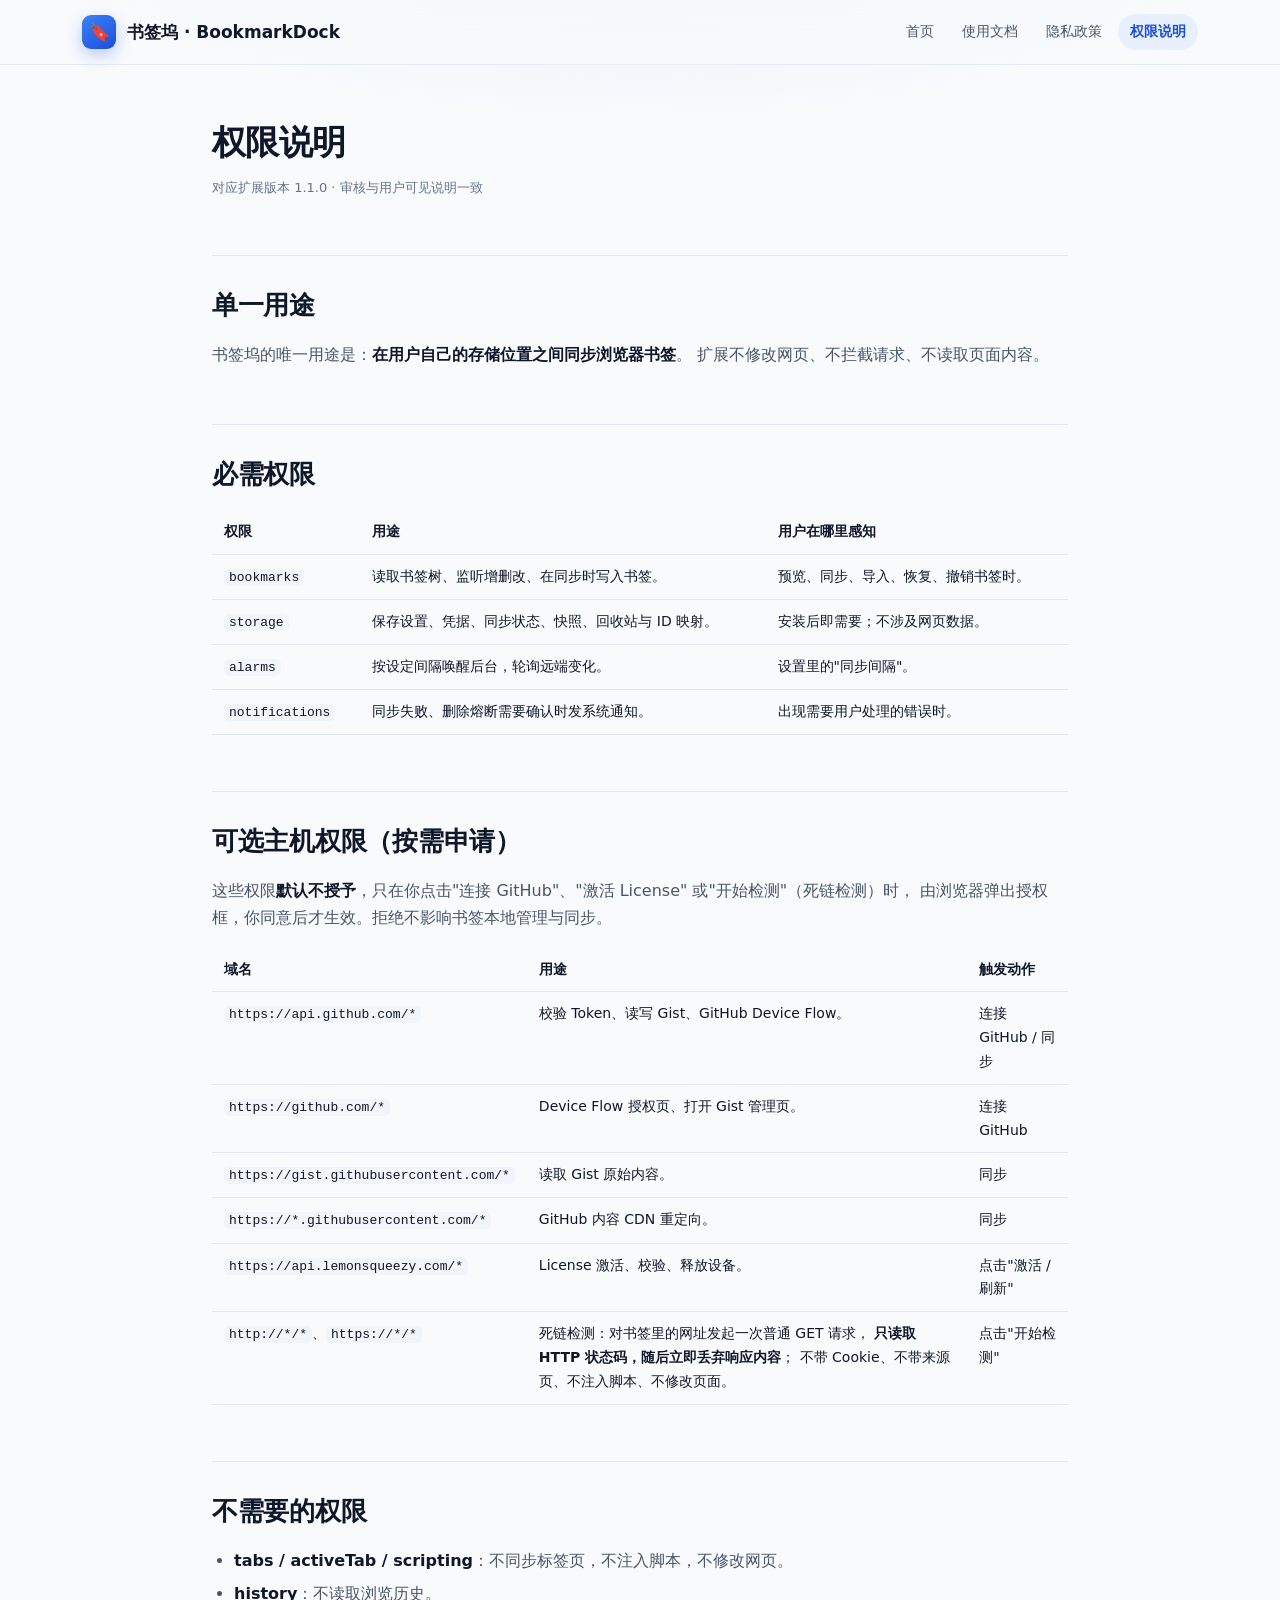
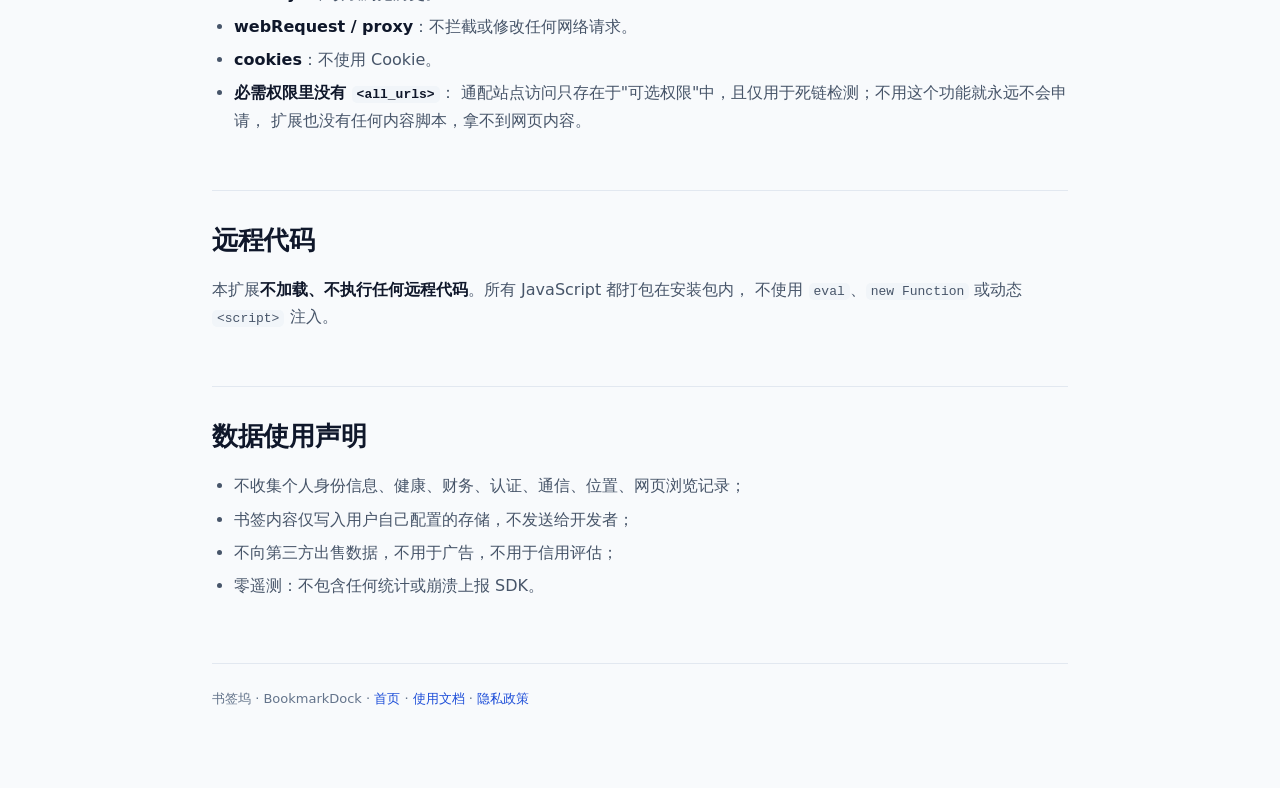
<file: permissions.html>
<!doctype html>
<html lang="zh-CN">
  <head>
    <meta charset="utf-8" />
    <meta name="viewport" content="width=device-width, initial-scale=1" />
    <title>权限说明 · 书签坞 BookmarkDock</title>
    <meta
      name="description"
      content="书签坞逐条解释每个浏览器权限的用途，以及为什么不需要更多权限。"
    />
    <link rel="stylesheet" href="./style.css" />
    <link rel="icon" href="./icon-128.png" />
  </head>
  <body>
    <header class="site-head">
      <div class="head-inner">
        <a class="brand" href="./index.html">
          <span class="logo" aria-hidden="true">🔖</span>
          书签坞 · BookmarkDock
        </a>
        <nav class="nav" aria-label="站点导航">
          <a href="./index.html">首页</a>
          <a href="./guide.html">使用文档</a>
          <a href="./privacy.html">隐私政策</a>
          <a href="./permissions.html" aria-current="page">权限说明</a>
        </nav>
      </div>
    </header>

    <main class="wrap wrap-narrow">
      <h1>权限说明</h1>
      <p class="meta">对应扩展版本 1.1.0 · 审核与用户可见说明一致</p>

      <h2>单一用途</h2>
      <p>
        书签坞的唯一用途是：<strong>在用户自己的存储位置之间同步浏览器书签</strong>。
        扩展不修改网页、不拦截请求、不读取页面内容。
      </p>

      <h2>必需权限</h2>
      <table>
        <thead>
          <tr>
            <th>权限</th>
            <th>用途</th>
            <th>用户在哪里感知</th>
          </tr>
        </thead>
        <tbody>
          <tr>
            <td><code>bookmarks</code></td>
            <td>读取书签树、监听增删改、在同步时写入书签。</td>
            <td>预览、同步、导入、恢复、撤销书签时。</td>
          </tr>
          <tr>
            <td><code>storage</code></td>
            <td>保存设置、凭据、同步状态、快照、回收站与 ID 映射。</td>
            <td>安装后即需要；不涉及网页数据。</td>
          </tr>
          <tr>
            <td><code>alarms</code></td>
            <td>按设定间隔唤醒后台，轮询远端变化。</td>
            <td>设置里的"同步间隔"。</td>
          </tr>
          <tr>
            <td><code>notifications</code></td>
            <td>同步失败、删除熔断需要确认时发系统通知。</td>
            <td>出现需要用户处理的错误时。</td>
          </tr>
        </tbody>
      </table>

      <h2>可选主机权限（按需申请）</h2>
      <p>
        这些权限<strong>默认不授予</strong>，只在你点击"连接 GitHub"、"激活 License" 或"开始检测"（死链检测）时，
        由浏览器弹出授权框，你同意后才生效。拒绝不影响书签本地管理与同步。
      </p>
      <table>
        <thead>
          <tr>
            <th>域名</th>
            <th>用途</th>
            <th>触发动作</th>
          </tr>
        </thead>
        <tbody>
          <tr>
            <td><code>https://api.github.com/*</code></td>
            <td>校验 Token、读写 Gist、GitHub Device Flow。</td>
            <td>连接 GitHub / 同步</td>
          </tr>
          <tr>
            <td><code>https://github.com/*</code></td>
            <td>Device Flow 授权页、打开 Gist 管理页。</td>
            <td>连接 GitHub</td>
          </tr>
          <tr>
            <td><code>https://gist.githubusercontent.com/*</code></td>
            <td>读取 Gist 原始内容。</td>
            <td>同步</td>
          </tr>
          <tr>
            <td><code>https://*.githubusercontent.com/*</code></td>
            <td>GitHub 内容 CDN 重定向。</td>
            <td>同步</td>
          </tr>
          <tr>
            <td><code>https://api.lemonsqueezy.com/*</code></td>
            <td>License 激活、校验、释放设备。</td>
            <td>点击"激活 / 刷新"</td>
          </tr>
          <tr>
            <td><code>http://*/*</code>、<code>https://*/*</code></td>
            <td>
              死链检测：对书签里的网址发起一次普通 GET 请求，
              <strong>只读取 HTTP 状态码，随后立即丢弃响应内容</strong>；
              不带 Cookie、不带来源页、不注入脚本、不修改页面。
            </td>
            <td>点击"开始检测"</td>
          </tr>
        </tbody>
      </table>

      <h2>不需要的权限</h2>
      <ul>
        <li>
          <strong>tabs / activeTab / scripting</strong>：不同步标签页，不注入脚本，不修改网页。
        </li>
        <li><strong>history</strong>：不读取浏览历史。</li>
        <li><strong>webRequest / proxy</strong>：不拦截或修改任何网络请求。</li>
        <li><strong>cookies</strong>：不使用 Cookie。</li>
        <li>
          <strong>必需权限里没有 <code>&lt;all_urls&gt;</code></strong>：
          通配站点访问只存在于"可选权限"中，且仅用于死链检测；不用这个功能就永远不会申请，
          扩展也没有任何内容脚本，拿不到网页内容。
        </li>
      </ul>

      <h2>远程代码</h2>
      <p>
        本扩展<strong>不加载、不执行任何远程代码</strong>。所有 JavaScript 都打包在安装包内， 不使用
        <code>eval</code>、<code>new Function</code> 或动态 <code>&lt;script&gt;</code> 注入。
      </p>

      <h2>数据使用声明</h2>
      <ul>
        <li>不收集个人身份信息、健康、财务、认证、通信、位置、网页浏览记录；</li>
        <li>书签内容仅写入用户自己配置的存储，不发送给开发者；</li>
        <li>不向第三方出售数据，不用于广告，不用于信用评估；</li>
        <li>零遥测：不包含任何统计或崩溃上报 SDK。</li>
      </ul>

      <footer>
        书签坞 · BookmarkDock · <a href="./index.html">首页</a> ·
        <a href="./guide.html">使用文档</a> ·
        <a href="./privacy.html">隐私政策</a>
      </footer>
    </main>
  </body>
</html>
</file>
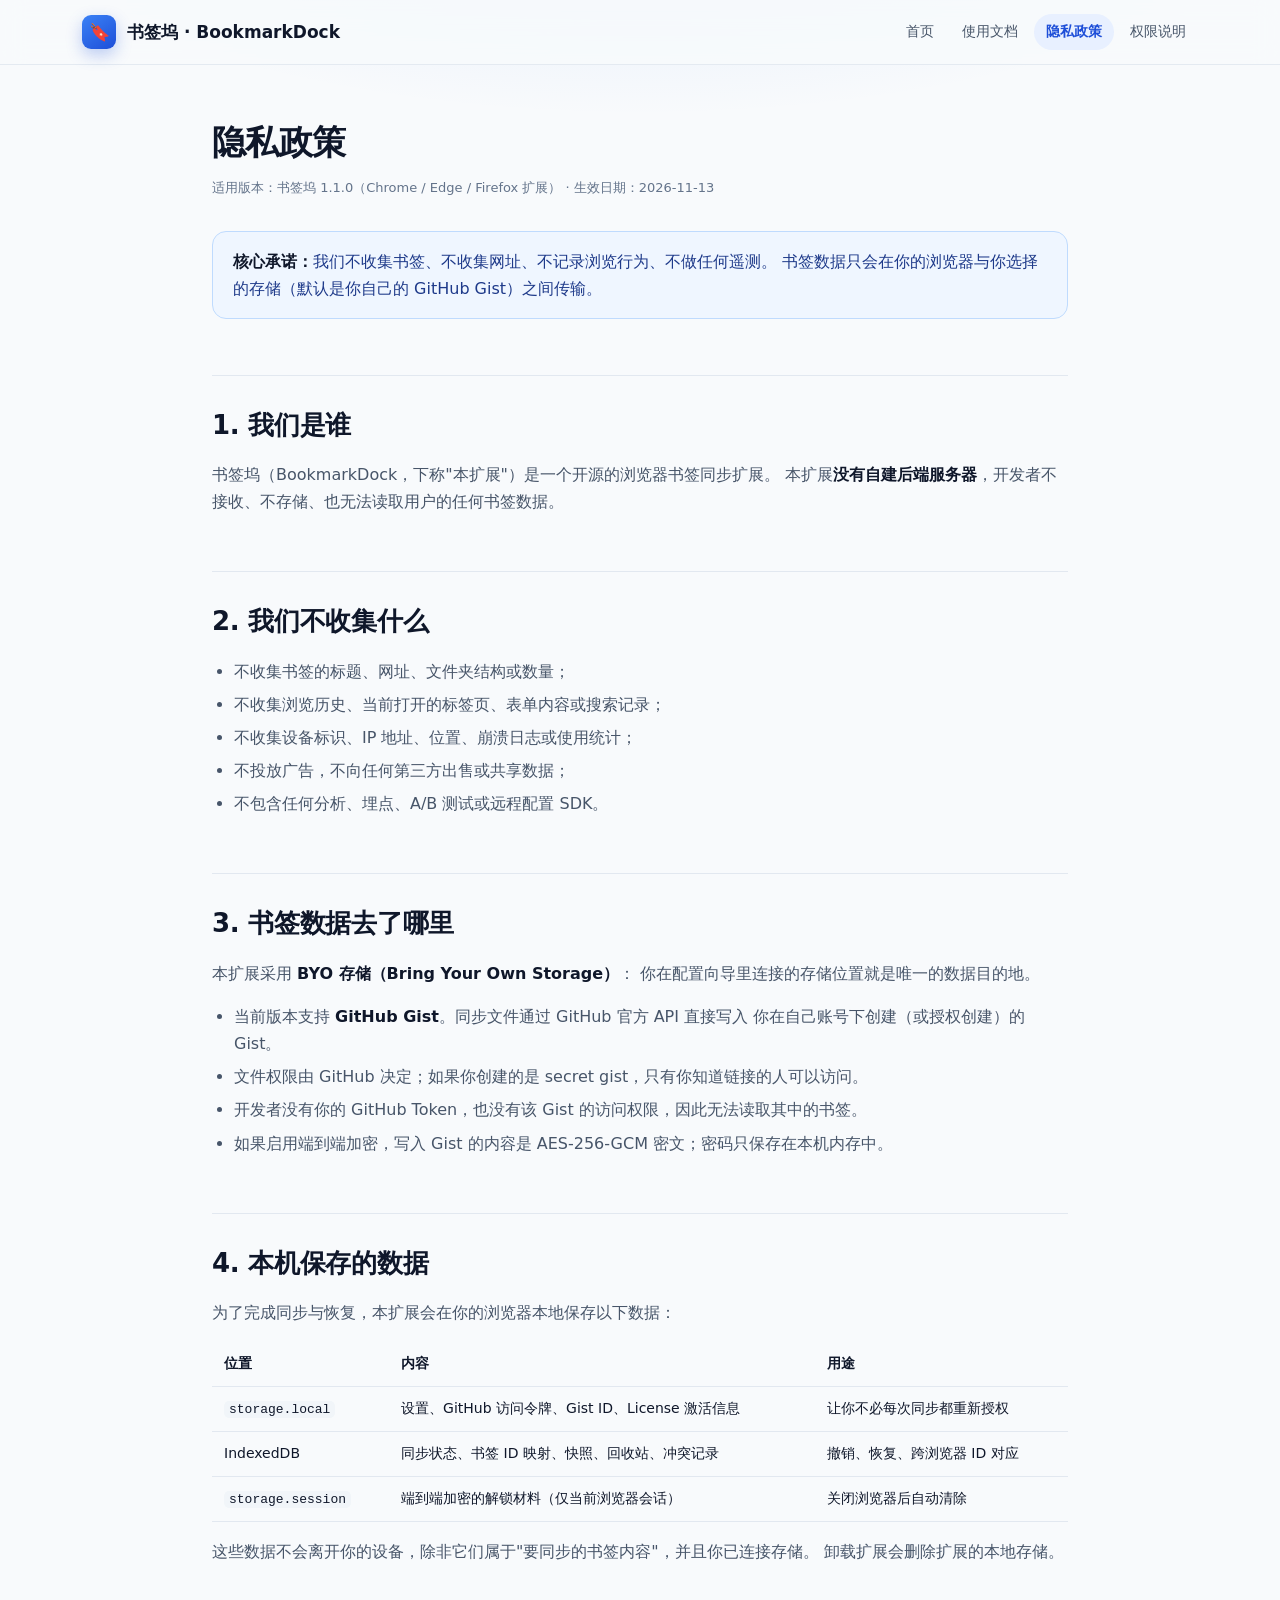
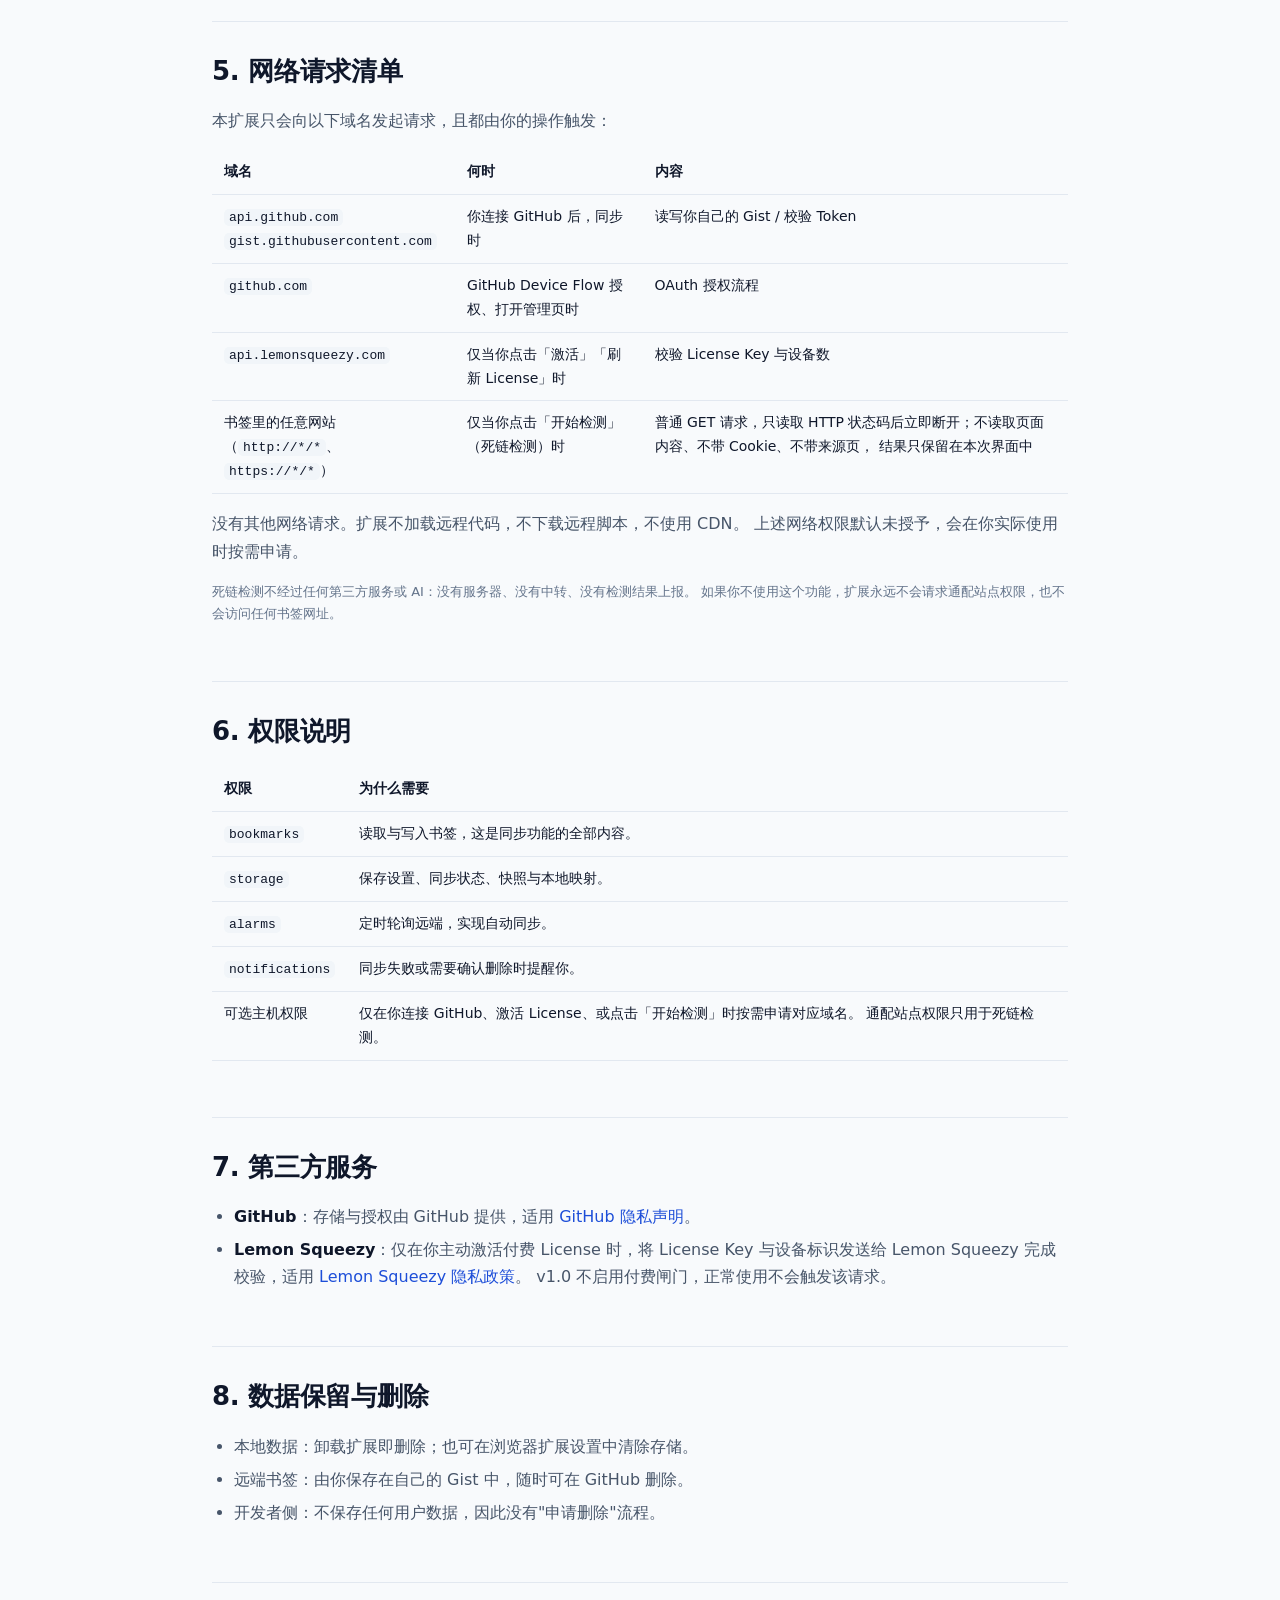
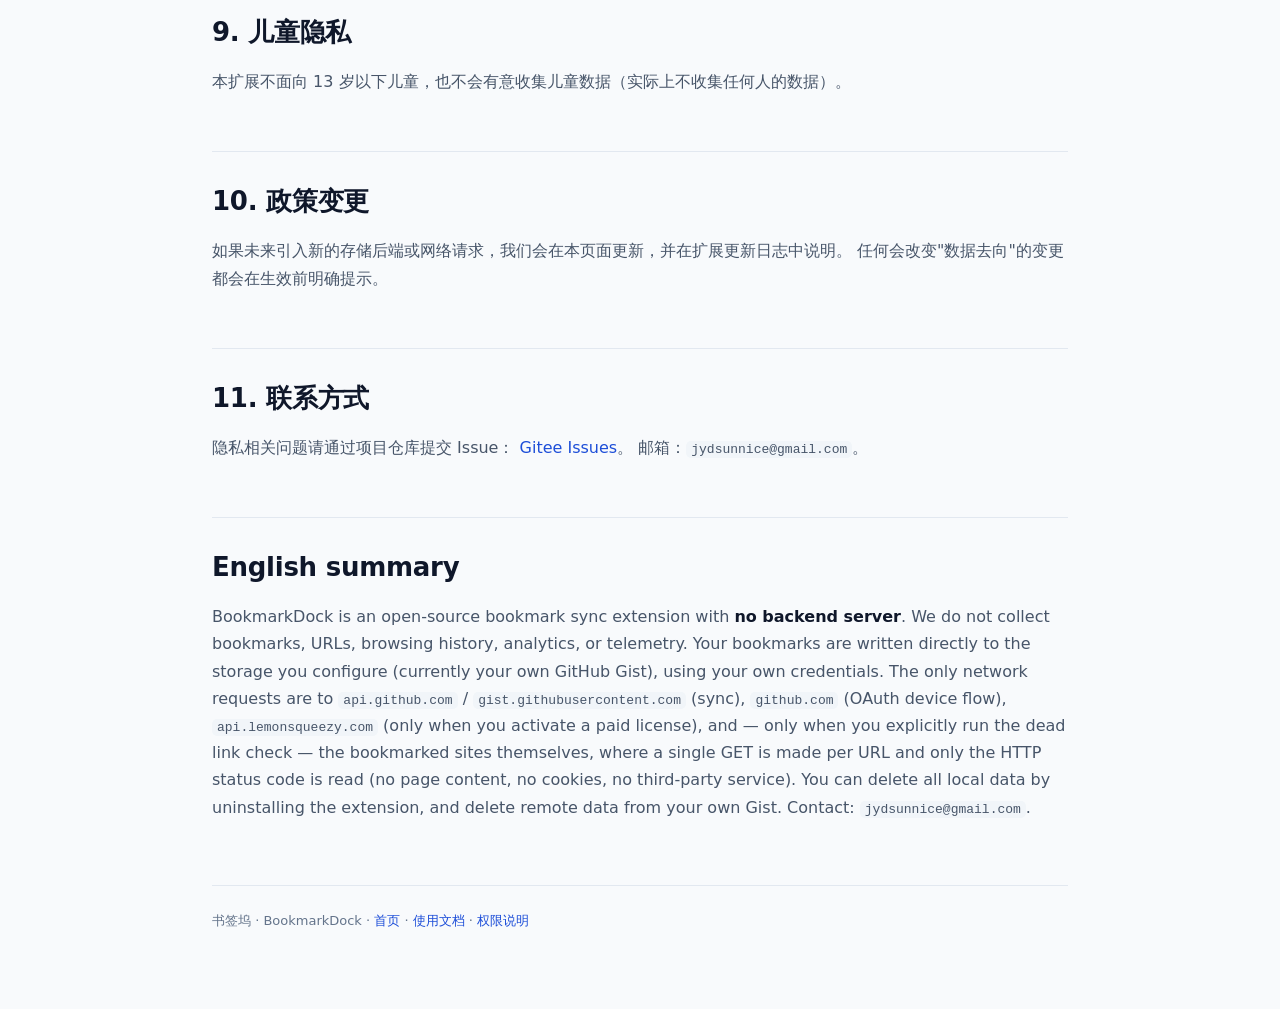
<file: privacy.html>
<!doctype html>
<html lang="zh-CN">
  <head>
    <meta charset="utf-8" />
    <meta name="viewport" content="width=device-width, initial-scale=1" />
    <title>隐私政策 · 书签坞 BookmarkDock</title>
    <meta
      name="description"
      content="书签坞隐私政策：不收集书签、不收集 URL、零遥测。书签只写入用户自己配置的存储。"
    />
    <link rel="stylesheet" href="./style.css" />
    <link rel="icon" href="./icon-128.png" />
  </head>
  <body>
    <header class="site-head">
      <div class="head-inner">
        <a class="brand" href="./index.html">
          <span class="logo" aria-hidden="true">🔖</span>
          书签坞 · BookmarkDock
        </a>
        <nav class="nav" aria-label="站点导航">
          <a href="./index.html">首页</a>
          <a href="./guide.html">使用文档</a>
          <a href="./privacy.html" aria-current="page">隐私政策</a>
          <a href="./permissions.html">权限说明</a>
        </nav>
      </div>
    </header>

    <main class="wrap wrap-narrow">
      <h1>隐私政策</h1>
      <p class="meta">
        适用版本：书签坞 1.1.0（Chrome / Edge / Firefox 扩展） · 生效日期：2026-11-13
      </p>

      <div class="callout">
        <p>
          <strong>核心承诺：</strong>我们不收集书签、不收集网址、不记录浏览行为、不做任何遥测。
          书签数据只会在你的浏览器与你选择的存储（默认是你自己的 GitHub Gist）之间传输。
        </p>
      </div>

      <h2>1. 我们是谁</h2>
      <p>
        书签坞（BookmarkDock，下称"本扩展"）是一个开源的浏览器书签同步扩展。
        本扩展<strong>没有自建后端服务器</strong>，开发者不接收、不存储、也无法读取用户的任何书签数据。
      </p>

      <h2>2. 我们不收集什么</h2>
      <ul>
        <li>不收集书签的标题、网址、文件夹结构或数量；</li>
        <li>不收集浏览历史、当前打开的标签页、表单内容或搜索记录；</li>
        <li>不收集设备标识、IP 地址、位置、崩溃日志或使用统计；</li>
        <li>不投放广告，不向任何第三方出售或共享数据；</li>
        <li>不包含任何分析、埋点、A/B 测试或远程配置 SDK。</li>
      </ul>

      <h2>3. 书签数据去了哪里</h2>
      <p>
        本扩展采用 <strong>BYO 存储（Bring Your Own Storage）</strong>：
        你在配置向导里连接的存储位置就是唯一的数据目的地。
      </p>
      <ul>
        <li>
          当前版本支持 <strong>GitHub Gist</strong>。同步文件通过 GitHub 官方 API 直接写入
          你在自己账号下创建（或授权创建）的 Gist。
        </li>
        <li>文件权限由 GitHub 决定；如果你创建的是 secret gist，只有你知道链接的人可以访问。</li>
        <li>开发者没有你的 GitHub Token，也没有该 Gist 的访问权限，因此无法读取其中的书签。</li>
        <li>如果启用端到端加密，写入 Gist 的内容是 AES-256-GCM 密文；密码只保存在本机内存中。</li>
      </ul>

      <h2>4. 本机保存的数据</h2>
      <p>为了完成同步与恢复，本扩展会在你的浏览器本地保存以下数据：</p>
      <table>
        <thead>
          <tr>
            <th>位置</th>
            <th>内容</th>
            <th>用途</th>
          </tr>
        </thead>
        <tbody>
          <tr>
            <td><code>storage.local</code></td>
            <td>设置、GitHub 访问令牌、Gist ID、License 激活信息</td>
            <td>让你不必每次同步都重新授权</td>
          </tr>
          <tr>
            <td>IndexedDB</td>
            <td>同步状态、书签 ID 映射、快照、回收站、冲突记录</td>
            <td>撤销、恢复、跨浏览器 ID 对应</td>
          </tr>
          <tr>
            <td><code>storage.session</code></td>
            <td>端到端加密的解锁材料（仅当前浏览器会话）</td>
            <td>关闭浏览器后自动清除</td>
          </tr>
        </tbody>
      </table>
      <p>
        这些数据不会离开你的设备，除非它们属于"要同步的书签内容"，并且你已连接存储。
        卸载扩展会删除扩展的本地存储。
      </p>

      <h2>5. 网络请求清单</h2>
      <p>本扩展只会向以下域名发起请求，且都由你的操作触发：</p>
      <table>
        <thead>
          <tr>
            <th>域名</th>
            <th>何时</th>
            <th>内容</th>
          </tr>
        </thead>
        <tbody>
          <tr>
            <td><code>api.github.com</code><br /><code>gist.githubusercontent.com</code></td>
            <td>你连接 GitHub 后，同步时</td>
            <td>读写你自己的 Gist / 校验 Token</td>
          </tr>
          <tr>
            <td><code>github.com</code></td>
            <td>GitHub Device Flow 授权、打开管理页时</td>
            <td>OAuth 授权流程</td>
          </tr>
          <tr>
            <td><code>api.lemonsqueezy.com</code></td>
            <td>仅当你点击「激活」「刷新 License」时</td>
            <td>校验 License Key 与设备数</td>
          </tr>
          <tr>
            <td>书签里的任意网站<br />（<code>http://*/*</code>、<code>https://*/*</code>）</td>
            <td>仅当你点击「开始检测」（死链检测）时</td>
            <td>
              普通 GET 请求，只读取 HTTP 状态码后立即断开；不读取页面内容、不带 Cookie、不带来源页，
              结果只保留在本次界面中
            </td>
          </tr>
        </tbody>
      </table>
      <p>
        没有其他网络请求。扩展不加载远程代码，不下载远程脚本，不使用 CDN。
        上述网络权限默认未授予，会在你实际使用时按需申请。
      </p>
      <p class="note">
        死链检测不经过任何第三方服务或 AI：没有服务器、没有中转、没有检测结果上报。
        如果你不使用这个功能，扩展永远不会请求通配站点权限，也不会访问任何书签网址。
      </p>

      <h2>6. 权限说明</h2>
      <table>
        <thead>
          <tr>
            <th>权限</th>
            <th>为什么需要</th>
          </tr>
        </thead>
        <tbody>
          <tr>
            <td><code>bookmarks</code></td>
            <td>读取与写入书签，这是同步功能的全部内容。</td>
          </tr>
          <tr>
            <td><code>storage</code></td>
            <td>保存设置、同步状态、快照与本地映射。</td>
          </tr>
          <tr>
            <td><code>alarms</code></td>
            <td>定时轮询远端，实现自动同步。</td>
          </tr>
          <tr>
            <td><code>notifications</code></td>
            <td>同步失败或需要确认删除时提醒你。</td>
          </tr>
          <tr>
            <td>可选主机权限</td>
            <td>
              仅在你连接 GitHub、激活 License、或点击「开始检测」时按需申请对应域名。
              通配站点权限只用于死链检测。
            </td>
          </tr>
        </tbody>
      </table>

      <h2>7. 第三方服务</h2>
      <ul>
        <li>
          <strong>GitHub</strong>：存储与授权由 GitHub 提供，适用
          <a href="https://docs.github.com/site-policy/privacy-policies/github-privacy-statement"
            >GitHub 隐私声明</a
          >。
        </li>
        <li>
          <strong>Lemon Squeezy</strong>：仅在你主动激活付费 License 时，将 License Key
          与设备标识发送给 Lemon Squeezy 完成校验，适用
          <a href="https://www.lemonsqueezy.com/privacy">Lemon Squeezy 隐私政策</a>。 v1.0
          不启用付费闸门，正常使用不会触发该请求。
        </li>
      </ul>

      <h2>8. 数据保留与删除</h2>
      <ul>
        <li>本地数据：卸载扩展即删除；也可在浏览器扩展设置中清除存储。</li>
        <li>远端书签：由你保存在自己的 Gist 中，随时可在 GitHub 删除。</li>
        <li>开发者侧：不保存任何用户数据，因此没有"申请删除"流程。</li>
      </ul>

      <h2>9. 儿童隐私</h2>
      <p>本扩展不面向 13 岁以下儿童，也不会有意收集儿童数据（实际上不收集任何人的数据）。</p>

      <h2>10. 政策变更</h2>
      <p>
        如果未来引入新的存储后端或网络请求，我们会在本页面更新，并在扩展更新日志中说明。
        任何会改变"数据去向"的变更都会在生效前明确提示。
      </p>

      <h2>11. 联系方式</h2>
      <p>
        隐私相关问题请通过项目仓库提交 Issue：
        <a href="https://gitee.com/sunnice/book-mark-sync/issues">Gitee Issues</a>。
        邮箱：<code>jydsunnice@gmail.com</code>。
      </p>

      <h2 id="english">English summary</h2>
      <p>
        BookmarkDock is an open-source bookmark sync extension with
        <strong>no backend server</strong>. We do not collect bookmarks, URLs, browsing history,
        analytics, or telemetry. Your bookmarks are written directly to the storage you configure
        (currently your own GitHub Gist), using your own credentials. The only network requests are
        to <code>api.github.com</code> / <code>gist.githubusercontent.com</code> (sync),
        <code>github.com</code> (OAuth device flow), <code>api.lemonsqueezy.com</code> (only
        when you activate a paid license), and — only when you explicitly run the dead link check —
        the bookmarked sites themselves, where a single GET is made per URL and only the HTTP status
        code is read (no page content, no cookies, no third-party service). You can delete all local
        data by uninstalling the extension, and delete remote data from your own Gist. Contact:
        <code>jydsunnice@gmail.com</code>.
      </p>

      <footer>
        书签坞 · BookmarkDock · <a href="./index.html">首页</a> ·
        <a href="./guide.html">使用文档</a> ·
        <a href="./permissions.html">权限说明</a>
      </footer>
    </main>
  </body>
</html>
</file>
<file: style.css>
:root {
  color-scheme: light;
  --brand: #2f7cf6;
  --brand-dark: #1d4ed8;
  --brand-soft: #e8f0ff;
  --ink: #0f172a;
  --ink-soft: #475569;
  --ink-mute: #64748b;
  --line: #e2e8f0;
  --bg: #f8fafc;
  --card: #ffffff;
  --radius: 16px;
  --shadow-sm: 0 1px 2px rgba(15, 23, 42, 0.05);
  --shadow-md: 0 16px 40px rgba(15, 23, 42, 0.09);
  --wrap: 1180px;
  --header-h: 64px;
}

* {
  box-sizing: border-box;
}

html {
  -webkit-text-size-adjust: 100%;
  scroll-behavior: smooth;
  scroll-padding-top: calc(var(--header-h) + 24px);
}

body {
  margin: 0;
  background:
    radial-gradient(1100px 480px at 50% -220px, rgba(47, 124, 246, 0.16), transparent 70%),
    var(--bg);
  color: var(--ink);
  font-family:
    'Segoe UI', 'PingFang SC', 'Hiragino Sans GB', 'Microsoft YaHei', system-ui, sans-serif;
  line-height: 1.7;
  font-size: 16px;
}

a {
  color: var(--brand-dark);
  text-decoration: none;
}

a:hover {
  text-decoration: underline;
}

:focus-visible {
  outline: 2px solid var(--brand);
  outline-offset: 2px;
  border-radius: 4px;
}

/* ---------- 顶栏 ---------- */

.site-head {
  position: sticky;
  top: 0;
  z-index: 50;
  background: rgba(248, 250, 252, 0.82);
  border-bottom: 1px solid rgba(226, 232, 240, 0.9);
  backdrop-filter: saturate(180%) blur(12px);
}

.head-inner {
  display: flex;
  align-items: center;
  justify-content: space-between;
  gap: 24px;
  width: 100%;
  max-width: var(--wrap);
  height: var(--header-h);
  margin: 0 auto;
  padding: 0 32px;
}

.brand {
  display: inline-flex;
  align-items: center;
  gap: 11px;
  color: var(--ink);
  font-weight: 700;
  font-size: 17px;
  white-space: nowrap;
}

.brand:hover {
  text-decoration: none;
}

.logo {
  display: grid;
  place-items: center;
  width: 34px;
  height: 34px;
  border-radius: 9px;
  background: linear-gradient(145deg, #3b82f6, #1d4ed8);
  box-shadow: 0 6px 16px rgba(29, 78, 216, 0.28);
  font-size: 17px;
}

.nav {
  display: flex;
  flex-wrap: wrap;
  gap: 4px;
  font-size: 14px;
}

.nav a {
  padding: 6px 12px;
  border-radius: 999px;
  color: var(--ink-soft);
  white-space: nowrap;
}

.nav a:hover {
  background: #eef2ff;
  color: var(--brand-dark);
  text-decoration: none;
}

.nav a[aria-current='page'] {
  background: var(--brand-soft);
  color: var(--brand-dark);
  font-weight: 600;
}

/* ---------- 版心 ---------- */

.wrap {
  width: 100%;
  max-width: var(--wrap);
  margin: 0 auto;
  padding: 56px 32px 80px;
}

.wrap-narrow {
  max-width: 920px;
}

h1 {
  margin: 0 0 10px;
  font-size: 34px;
  line-height: 1.25;
  letter-spacing: -0.02em;
}

h2 {
  margin: 56px 0 18px;
  padding-top: 32px;
  border-top: 1px solid var(--line);
  font-size: 26px;
  line-height: 1.35;
  letter-spacing: -0.01em;
}

h3 {
  margin: 26px 0 6px;
  font-size: 17px;
}

p,
li {
  color: var(--ink-soft);
}

ul,
ol {
  padding-left: 22px;
}

li + li {
  margin-top: 6px;
}

strong {
  color: var(--ink);
}

.lead {
  margin-top: 4px;
  color: var(--ink-soft);
  font-size: 18px;
}

.meta {
  margin-bottom: 32px;
  color: var(--ink-mute);
  font-size: 13px;
}

.note {
  color: var(--ink-mute);
  font-size: 13px;
}

/* ---------- 首页 Hero ---------- */

.hero {
  display: grid;
  grid-template-columns: minmax(0, 1.05fr) minmax(0, 0.95fr);
  align-items: center;
  gap: 56px;
  padding: 16px 0 8px;
}

.eyebrow {
  display: inline-block;
  margin-bottom: 16px;
  padding: 4px 12px;
  border-radius: 999px;
  background: var(--brand-soft);
  color: var(--brand-dark);
  font-size: 12px;
  font-weight: 600;
}

.hero h1 {
  margin-bottom: 16px;
  font-size: clamp(34px, 4vw, 50px);
}

.hero .lead {
  max-width: 34em;
  font-size: 18px;
}

.actions {
  display: flex;
  flex-wrap: wrap;
  gap: 10px;
  margin: 26px 0 12px;
}

.btn {
  display: inline-flex;
  align-items: center;
  justify-content: center;
  padding: 11px 20px;
  border: 1px solid transparent;
  border-radius: 10px;
  font-size: 14px;
  font-weight: 600;
  line-height: 1.4;
}

.btn:hover {
  text-decoration: none;
}

.btn-primary {
  background: var(--brand);
  color: #fff;
  box-shadow: 0 6px 16px rgba(29, 78, 216, 0.22);
}

.btn-primary:hover {
  background: var(--brand-dark);
  color: #fff;
}

.btn-secondary {
  background: #fff;
  border-color: var(--line);
  color: var(--ink);
}

.btn-secondary:hover {
  background: #f8fafc;
}

.hero .meta {
  margin-bottom: 0;
}

/* 同步示意卡 */

.sync-card {
  position: relative;
  background: var(--card);
  border: 1px solid var(--line);
  border-radius: 20px;
  box-shadow: var(--shadow-md);
}

.sync-card-head {
  display: flex;
  align-items: center;
  gap: 9px;
  padding: 16px 20px;
  border-bottom: 1px solid var(--line);
  color: var(--ink);
  font-size: 14px;
  font-weight: 600;
}

.sync-card-head .sync-time {
  margin-left: auto;
  color: var(--ink-mute);
  font-weight: 400;
  font-size: 12.5px;
}

.sync-dot {
  width: 8px;
  height: 8px;
  border-radius: 50%;
  background: #10b981;
  box-shadow: 0 0 0 4px rgba(16, 185, 129, 0.16);
}

.sync-flow {
  margin: 0;
  padding: 6px 20px;
  list-style: none;
}

.sync-flow li {
  display: flex;
  align-items: center;
  gap: 13px;
  margin: 0;
  padding: 14px 0;
}

.sync-flow li + li {
  border-top: 1px dashed var(--line);
}

.node-icon {
  display: grid;
  flex: none;
  place-items: center;
  width: 38px;
  height: 38px;
  border-radius: 10px;
  background: #f1f5f9;
  font-size: 18px;
}

.node-text {
  min-width: 0;
}

.node-text strong {
  display: block;
  font-size: 14px;
  line-height: 1.4;
}

.node-text small {
  color: var(--ink-mute);
  font-size: 12.5px;
}

.node-state {
  margin-left: auto;
  padding: 2px 9px;
  border-radius: 999px;
  background: #f1f5f9;
  color: var(--ink-mute);
  font-size: 11.5px;
  white-space: nowrap;
}

.node-state.ok {
  background: #dcfce7;
  color: #047857;
}

.sync-foot {
  margin: 6px 0 0;
  padding: 13px 20px;
  border-top: 1px solid var(--line);
  border-radius: 0 0 20px 20px;
  background: #f8fafc;
  color: var(--ink-mute);
  font-size: 12.5px;
  text-align: center;
}

/* ---------- 功能卡 / 步骤 ---------- */

.grid {
  display: grid;
  grid-template-columns: repeat(4, minmax(0, 1fr));
  gap: 16px;
  margin: 40px 0 8px;
}

.tile {
  background: var(--card);
  border: 1px solid var(--line);
  border-radius: var(--radius);
  padding: 20px;
  box-shadow: var(--shadow-sm);
}

.tile-icon {
  display: grid;
  place-items: center;
  width: 38px;
  height: 38px;
  margin-bottom: 12px;
  border-radius: 10px;
  background: var(--brand-soft);
  font-size: 18px;
}

.tile h3 {
  margin: 0 0 6px;
  font-size: 16px;
}

.tile p {
  margin: 0;
  font-size: 14px;
}

.steps {
  display: grid;
  grid-template-columns: repeat(3, minmax(0, 1fr));
  gap: 16px;
  margin: 24px 0;
  padding: 0;
  list-style: none;
  counter-reset: step;
}

.steps li {
  position: relative;
  margin: 0;
  padding: 20px 20px 20px 22px;
  border: 1px solid var(--line);
  border-radius: var(--radius);
  background: var(--card);
  box-shadow: var(--shadow-sm);
}

.steps li::before {
  counter-increment: step;
  content: counter(step);
  display: grid;
  place-items: center;
  width: 28px;
  height: 28px;
  margin-bottom: 12px;
  border-radius: 50%;
  background: var(--brand-soft);
  color: var(--brand-dark);
  font-size: 13px;
  font-weight: 700;
}

.steps strong {
  display: block;
  margin-bottom: 2px;
  font-size: 16px;
}

.steps p {
  margin: 0;
  font-size: 14px;
}

/* ---------- 功能清单 ---------- */

.features {
  display: grid;
  grid-template-columns: repeat(2, minmax(0, 1fr));
  gap: 10px 16px;
  margin: 20px 0;
  padding: 0;
  list-style: none;
}

.features li {
  position: relative;
  margin: 0;
  padding: 12px 16px 12px 44px;
  border: 1px solid var(--line);
  border-radius: 12px;
  background: var(--card);
  font-size: 14.5px;
}

.features li::before {
  content: '✓';
  position: absolute;
  top: 13px;
  left: 16px;
  display: grid;
  place-items: center;
  width: 18px;
  height: 18px;
  border-radius: 50%;
  background: #dcfce7;
  color: #047857;
  font-size: 11px;
  font-weight: 700;
}

/* ---------- 截图 ---------- */

.shots {
  display: grid;
  grid-template-columns: repeat(2, minmax(0, 1fr));
  gap: 24px;
  margin: 26px 0;
}

.shot {
  margin: 0;
}

.shot img {
  display: block;
  width: 100%;
  height: auto;
  border: 1px solid var(--line);
  border-radius: 14px;
  box-shadow: 0 12px 32px rgba(15, 23, 42, 0.08);
}

.shot figcaption {
  margin-top: 8px;
  color: var(--ink-mute);
  font-size: 13px;
}

/* ---------- 提示 / 问答 ---------- */

.callout {
  margin: 24px 0;
  padding: 16px 20px;
  border: 1px solid #bfdbfe;
  border-radius: 14px;
  background: #eff6ff;
}

.callout p {
  margin: 0;
  color: #1e3a8a;
}

.callout.warn {
  border-color: #fde68a;
  background: #fffbeb;
}

.callout.warn p {
  color: #92400e;
}

.faq details,
details {
  margin: 10px 0;
  padding: 14px 18px;
  border: 1px solid var(--line);
  border-radius: 12px;
  background: var(--card);
}

details summary {
  cursor: pointer;
  color: var(--ink);
  font-weight: 600;
}

details > p,
details > ul,
details > ol {
  margin-bottom: 0;
}

/* ---------- 文档页（左侧目录） ---------- */

.doc {
  display: grid;
  grid-template-columns: 248px minmax(0, 1fr);
  align-items: start;
  gap: 56px;
}

.doc-aside {
  position: sticky;
  top: calc(var(--header-h) + 28px);
}

.doc-body {
  min-width: 0;
}

.doc-body h1 {
  font-size: 36px;
}

.doc-body h2 {
  font-size: 24px;
}

.toc {
  padding: 18px;
  border: 1px solid var(--line);
  border-radius: 14px;
  background: var(--card);
  font-size: 14px;
}

.toc strong {
  display: block;
  margin: 0 0 10px;
  padding: 0 10px;
  color: var(--ink-mute);
  font-size: 11.5px;
  font-weight: 600;
  letter-spacing: 0.1em;
  text-transform: uppercase;
}

.toc ol {
  margin: 0;
  padding: 0;
  list-style: none;
}

.toc li + li {
  margin-top: 2px;
}

.toc a {
  display: block;
  padding: 5px 10px;
  border-radius: 8px;
  color: var(--ink-soft);
  line-height: 1.5;
}

.toc a:hover {
  background: #f1f5f9;
  text-decoration: none;
}

.toc a.active {
  background: var(--brand-soft);
  color: var(--brand-dark);
  font-weight: 600;
}

/* ---------- 表格 ---------- */

table {
  width: 100%;
  margin: 16px 0 8px;
  border-collapse: collapse;
  font-size: 14px;
}

th,
td {
  padding: 10px 12px;
  border-bottom: 1px solid var(--line);
  text-align: left;
  vertical-align: top;
}

th {
  background: #f8fafc;
  color: var(--ink);
  font-weight: 600;
}

code {
  padding: 1px 5px;
  border-radius: 5px;
  background: #f1f5f9;
  font-family: ui-monospace, SFMono-Regular, Consolas, monospace;
  font-size: 13px;
}

/* ---------- CTA / 页脚 ---------- */

.cta {
  display: flex;
  flex-wrap: wrap;
  align-items: center;
  justify-content: space-between;
  gap: 20px 40px;
  margin-top: 56px;
  padding: 28px 32px;
  border: 1px solid #bfdbfe;
  border-radius: 18px;
  background: linear-gradient(120deg, #eff6ff, #f5f9ff);
}

.cta h2 {
  margin: 0 0 4px;
  padding: 0;
  border: 0;
  font-size: 22px;
}

.cta p {
  margin: 0;
  font-size: 14px;
}

.cta .actions {
  margin: 0;
}

footer {
  margin-top: 64px;
  padding-top: 24px;
  border-top: 1px solid var(--line);
  color: var(--ink-mute);
  font-size: 13px;
}

.site-foot {
  display: flex;
  flex-wrap: wrap;
  align-items: flex-start;
  justify-content: space-between;
  gap: 16px 32px;
}

.site-foot strong {
  display: block;
  margin-bottom: 2px;
  font-size: 14px;
}

.site-foot p {
  margin: 0;
  font-size: 13px;
}

.site-foot nav {
  display: flex;
  flex-wrap: wrap;
  gap: 4px 18px;
  font-size: 13px;
}

/* ---------- 响应式 ---------- */

@media (max-width: 1080px) {
  .hero {
    gap: 40px;
  }

  .grid {
    grid-template-columns: repeat(2, minmax(0, 1fr));
  }

  .doc {
    grid-template-columns: 220px minmax(0, 1fr);
    gap: 36px;
  }
}

@media (max-width: 960px) {
  .hero {
    grid-template-columns: 1fr;
    gap: 36px;
  }

  .hero-visual {
    max-width: 520px;
  }
}

@media (max-width: 880px) {
  .steps {
    grid-template-columns: 1fr;
  }

  .features {
    grid-template-columns: 1fr;
  }

  .shots {
    grid-template-columns: 1fr;
  }

  .doc {
    grid-template-columns: 1fr;
    gap: 28px;
  }

  .doc-aside {
    position: static;
  }

  .toc ol {
    columns: 2;
    column-gap: 24px;
  }
}

@media (max-width: 720px) {
  .head-inner {
    height: auto;
    flex-wrap: wrap;
    gap: 8px 16px;
    padding: 12px 20px;
  }

  .wrap {
    padding: 36px 20px 64px;
  }

  h1 {
    font-size: 28px;
  }

  h2 {
    margin-top: 44px;
    padding-top: 26px;
    font-size: 22px;
  }

  .hero h1 {
    font-size: 32px;
  }

  .grid {
    grid-template-columns: 1fr;
  }

  .cta {
    padding: 22px;
  }

  table {
    display: block;
    overflow-x: auto;
    white-space: nowrap;
  }
}

@media (max-width: 520px) {
  .toc ol {
    columns: 1;
  }

  .doc-body h1 {
    font-size: 28px;
  }

  .hero .lead {
    font-size: 16px;
  }
}

@media (prefers-reduced-motion: reduce) {
  html {
    scroll-behavior: auto;
  }
}
</file>
